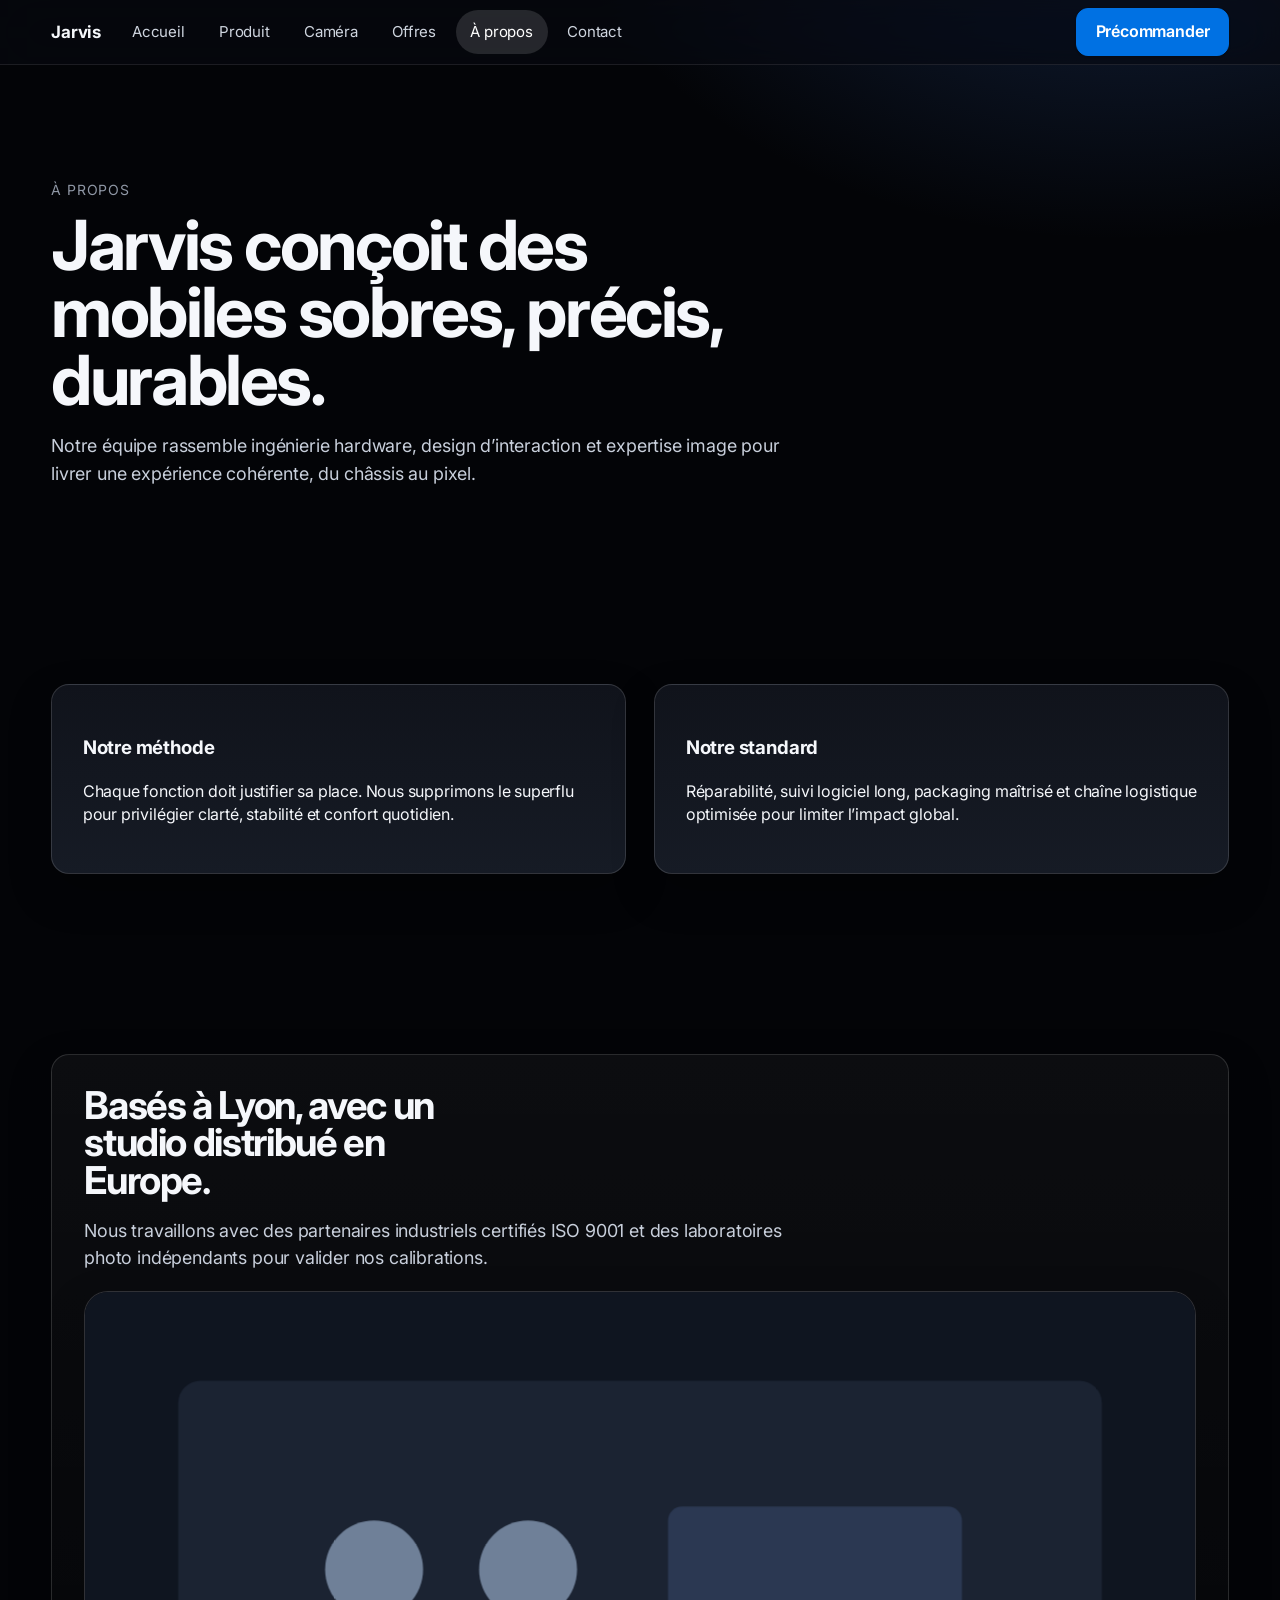
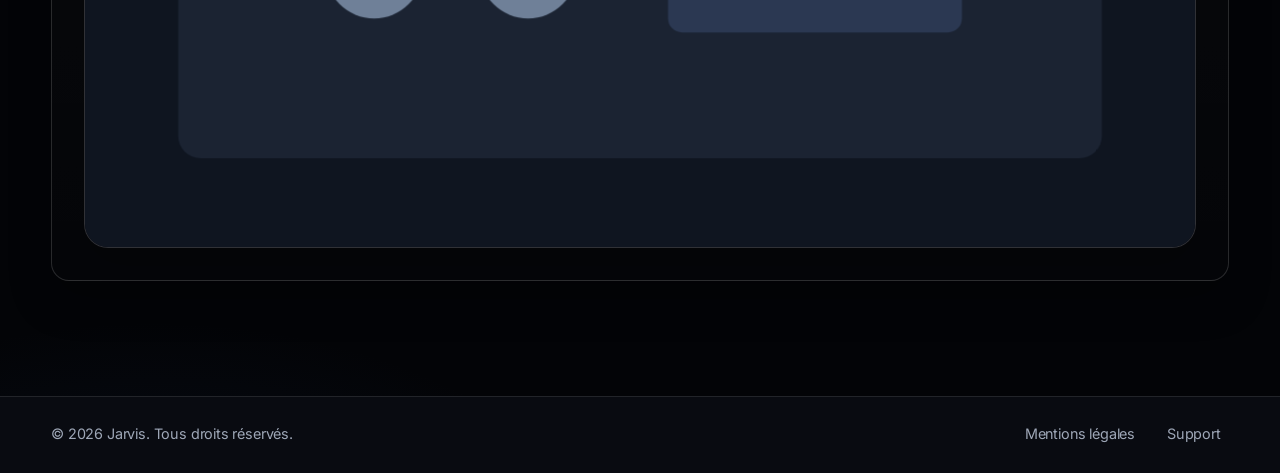
<file: a-propos.html>
<!doctype html>
<html lang="fr">
<head>
  <meta charset="UTF-8" /><meta name="viewport" content="width=device-width, initial-scale=1.0" />
  <title>À propos — Jarvis</title>
  <meta name="description" content="Le studio Jarvis et sa vision d’un mobile premium conçu en France." />
  <link rel="preconnect" href="https://fonts.googleapis.com" /><link rel="preconnect" href="https://fonts.gstatic.com" crossorigin />
  <link href="https://fonts.googleapis.com/css2?family=Inter:wght@400;500;600;700;800&display=swap" rel="stylesheet" />
  <link rel="stylesheet" href="assets/css/main.css" /><script defer src="assets/js/main.js"></script>
</head>
<body data-page="a-propos">
<a class="skip-link" href="#main-content">Aller au contenu</a>
<div class="progress-bar" aria-hidden="true"></div>
<header class="site-header"><div class="header-inner"><a class="brand" href="index.html" aria-label="Jarvis accueil">Jarvis</a><button class="menu-toggle" type="button" aria-expanded="false" aria-controls="site-nav" aria-label="Ouvrir le menu">Menu</button><nav id="site-nav" class="nav-links" aria-label="Navigation principale"><a href="index.html">Accueil</a><a href="produit.html">Produit</a><a href="camera.html">Caméra</a><a href="offres.html">Offres</a><a href="a-propos.html">À propos</a><a href="contact.html">Contact</a></nav><a class="btn btn-primary header-cta" href="offres.html">Précommander</a></div></header>
<main id="main-content" class="container">
  <section class="section reveal">
    <p class="section-kicker">À propos</p>
    <h1 class="section-title">Jarvis conçoit des mobiles sobres, précis, durables.</h1>
    <p class="section-copy">Notre équipe rassemble ingénierie hardware, design d’interaction et expertise image pour livrer une expérience cohérente, du châssis au pixel.</p>
  </section>
  <section class="section grid-2">
    <article class="card reveal"><h3>Notre méthode</h3><p>Chaque fonction doit justifier sa place. Nous supprimons le superflu pour privilégier clarté, stabilité et confort quotidien.</p></article>
    <article class="card reveal"><h3>Notre standard</h3><p>Réparabilité, suivi logiciel long, packaging maîtrisé et chaîne logistique optimisée pour limiter l’impact global.</p></article>
  </section>
  <section class="section reveal">
    <div class="camera-panel">
      <h2 class="section-title" style="font-size:clamp(1.6rem,3vw,2.5rem)">Basés à Lyon, avec un studio distribué en Europe.</h2>
      <p class="section-copy">Nous travaillons avec des partenaires industriels certifiés ISO 9001 et des laboratoires photo indépendants pour valider nos calibrations.</p>
      <div class="showcase" style="margin-top:1.2rem"><img src="assets/img/about-studio-team-lab.svg" alt="Studio Jarvis et laboratoire de calibration image" loading="lazy"></div>
    </div>
  </section>
  <div class="mobile-sticky-cta"><a class="btn btn-primary" href="offres.html">Précommander dès 999 €</a></div>
</main>
<footer class="site-footer"><div class="footer-inner"><span>© 2026 Jarvis. Tous droits réservés.</span><div class="footer-links"><a href="mentions-legales.html">Mentions légales</a><a href="contact.html">Support</a></div></div></footer>
</body></html>
</file>
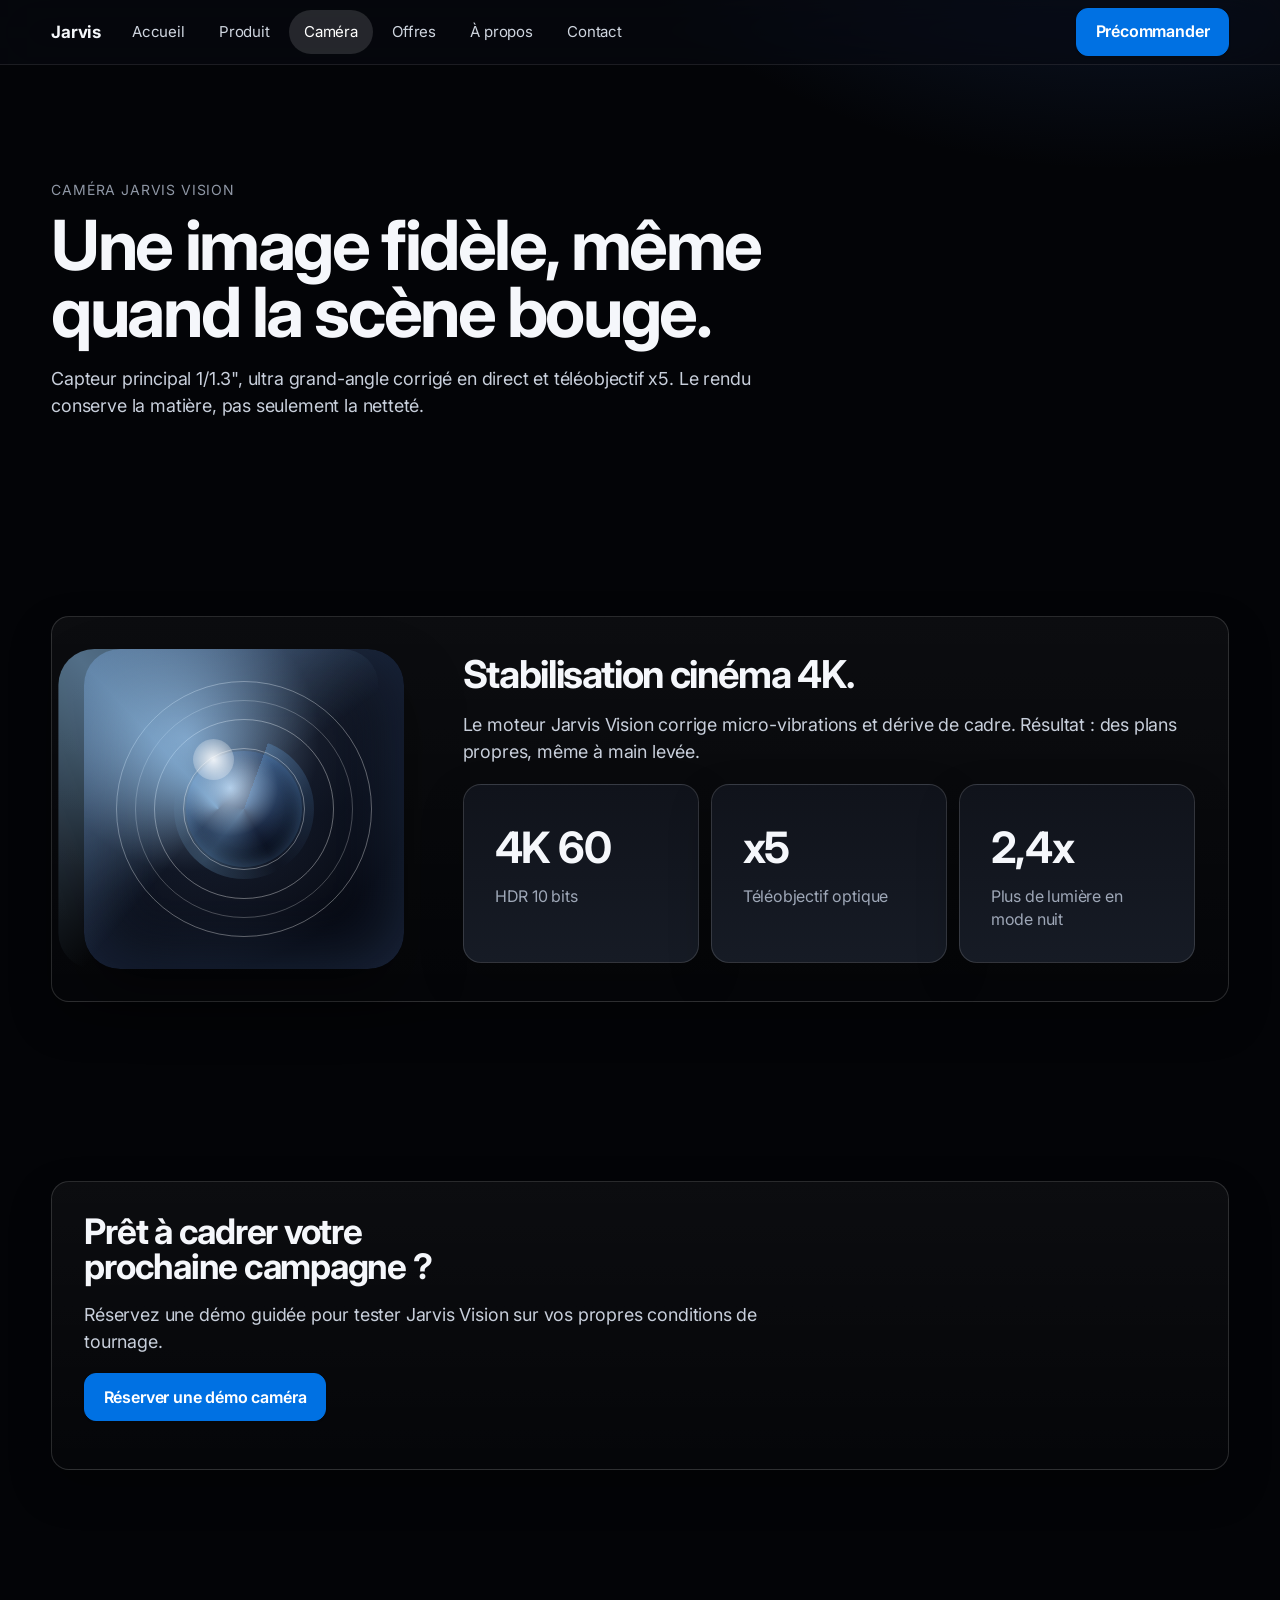
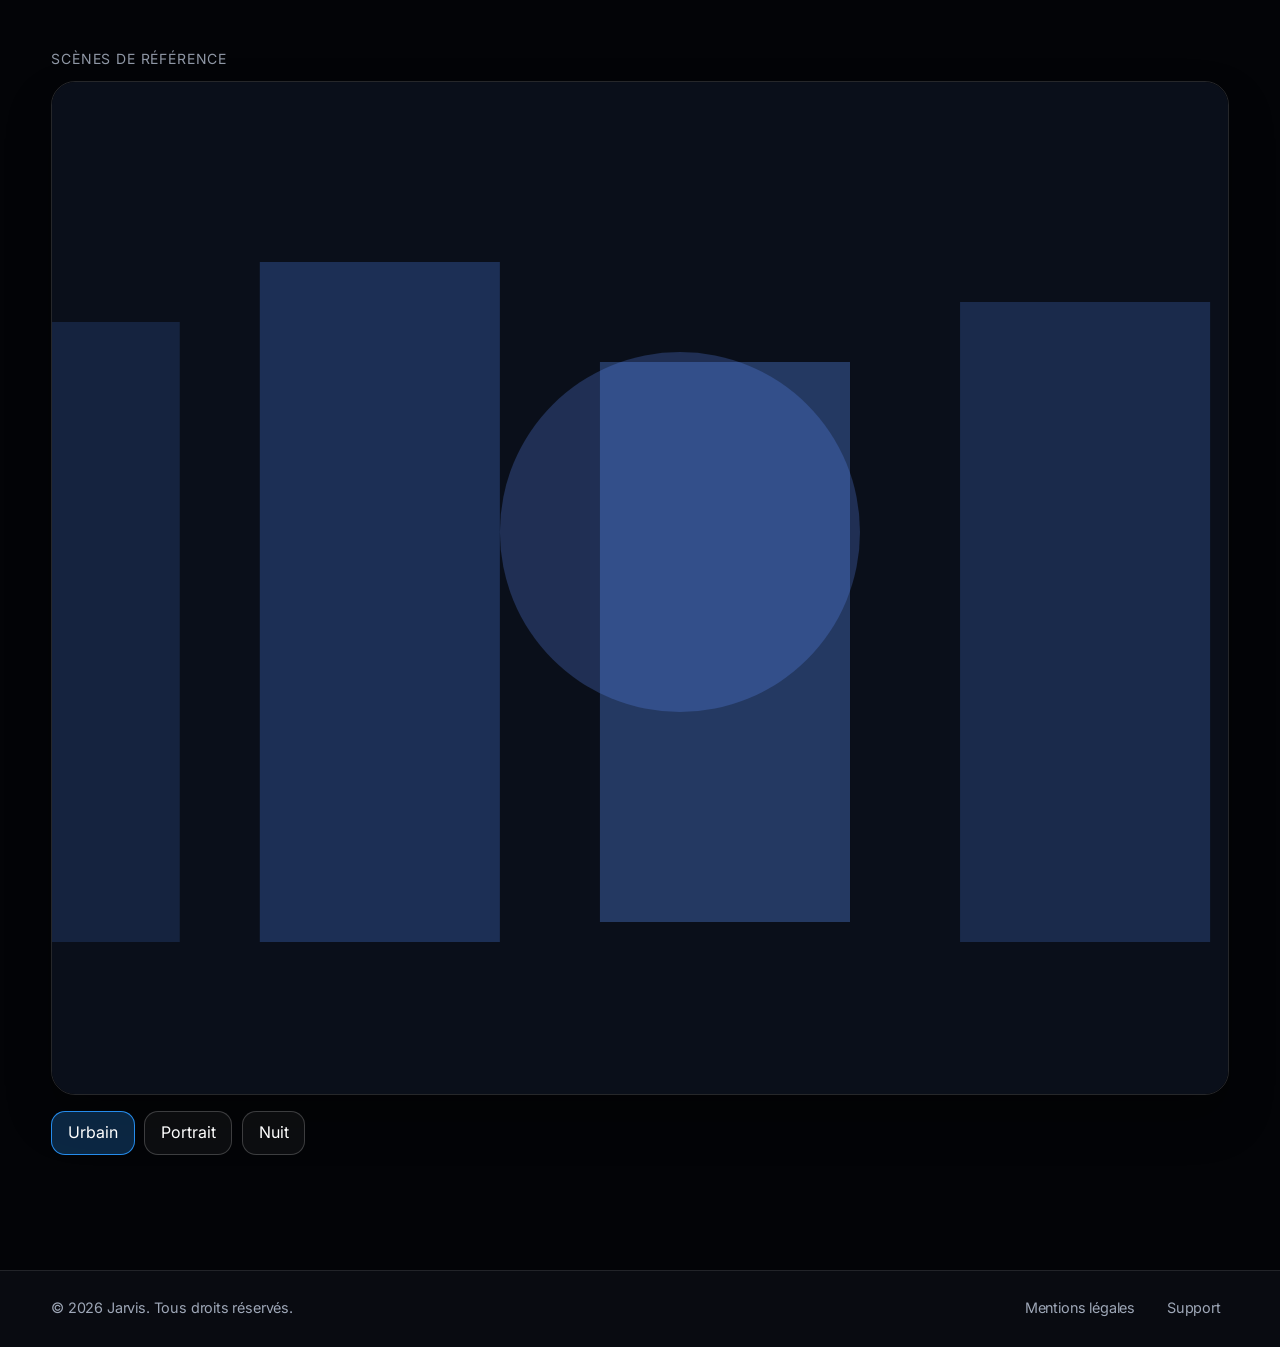
<file: camera.html>
<!doctype html>
<html lang="fr">
<head>
  <meta charset="UTF-8" /><meta name="viewport" content="width=device-width, initial-scale=1.0" />
  <title>Caméra — Jarvis Vision</title>
  <meta name="description" content="Jarvis Vision : triple module, vidéo 4K stabilisée et rendu naturel en basse lumière." />
  <link rel="preconnect" href="https://fonts.googleapis.com" /><link rel="preconnect" href="https://fonts.gstatic.com" crossorigin />
  <link href="https://fonts.googleapis.com/css2?family=Inter:wght@400;500;600;700;800&display=swap" rel="stylesheet" />
  <link rel="stylesheet" href="assets/css/main.css" /><script defer src="assets/js/main.js"></script><script defer src="assets/js/page-camera.js"></script>
</head>
<body data-page="camera">
<a class="skip-link" href="#main-content">Aller au contenu</a>
<div class="progress-bar" aria-hidden="true"></div>
<header class="site-header"><div class="header-inner"><a class="brand" href="index.html" aria-label="Jarvis accueil">Jarvis</a><button class="menu-toggle" type="button" aria-expanded="false" aria-controls="site-nav" aria-label="Ouvrir le menu">Menu</button><nav id="site-nav" class="nav-links" aria-label="Navigation principale"><a href="index.html">Accueil</a><a href="produit.html">Produit</a><a href="camera.html">Caméra</a><a href="offres.html">Offres</a><a href="a-propos.html">À propos</a><a href="contact.html">Contact</a></nav><a class="btn btn-primary header-cta" href="offres.html">Précommander</a></div></header>
<main id="main-content" class="container">
  <section class="section reveal">
    <p class="section-kicker">Caméra Jarvis Vision</p>
    <h1 class="section-title">Une image fidèle, même quand la scène bouge.</h1>
    <p class="section-copy">Capteur principal 1/1.3", ultra grand-angle corrigé en direct et téléobjectif x5. Le rendu conserve la matière, pas seulement la netteté.</p>
  </section>

  <section class="section reveal">
    <div class="camera-panel">
      <div class="camera-rig">
        <div class="lens-stack" aria-hidden="true" data-lens-3d>
          <span class="lens-ring lens-ring-outer"></span>
          <span class="lens-ring lens-ring-mid"></span>
          <span class="lens-core"></span>
          <span class="lens-coating"></span>
          <span class="lens-highlight"></span>
          <span class="lens-highlight lens-highlight-secondary"></span>
          <span class="lens-specular"></span>
        </div>
        <div>
          <h2 class="section-title" style="font-size:clamp(1.6rem,3vw,2.4rem)">Stabilisation cinéma 4K.</h2>
          <p class="section-copy">Le moteur Jarvis Vision corrige micro-vibrations et dérive de cadre. Résultat : des plans propres, même à main levée.</p>
          <div class="metrics" style="margin-top:1rem">
            <article class="card metric"><strong>4K 60</strong><span>HDR 10 bits</span></article>
            <article class="card metric"><strong>x5</strong><span>Téléobjectif optique</span></article>
            <article class="card metric"><strong>2,4x</strong><span>Plus de lumière en mode nuit</span></article>
          </div>
        </div>
      </div>
    </div>
  </section>

  <section class="section reveal">
    <div class="camera-panel">
      <h2 class="section-title" style="font-size:clamp(1.5rem,2.8vw,2.2rem)">Prêt à cadrer votre prochaine campagne ?</h2>
      <p class="section-copy">Réservez une démo guidée pour tester Jarvis Vision sur vos propres conditions de tournage.</p>
      <p style="margin-top:1rem"><a class="btn btn-primary" href="contact.html">Réserver une démo caméra</a></p>
    </div>
  </section>

  <section class="section reveal">
    <p class="section-kicker">Scènes de référence</p>
    <div class="gallery">
      <img id="gallery-image" src="assets/img/camera-urban-night.svg" alt="Scène urbaine premium capturée avec Jarvis Vision" width="1800" height="1012" loading="lazy" />
    </div>
    <div class="gallery-controls" role="group" aria-label="Choix de scène">
      <button type="button" data-scene="0" aria-pressed="true">Urbain</button>
      <button type="button" data-scene="1" aria-pressed="false">Portrait</button>
      <button type="button" data-scene="2" aria-pressed="false">Nuit</button>
    </div>
  </section>
  <div class="mobile-sticky-cta"><a class="btn btn-primary" href="offres.html">Précommander dès 999 €</a></div>
</main>
<footer class="site-footer"><div class="footer-inner"><span>© 2026 Jarvis. Tous droits réservés.</span><div class="footer-links"><a href="mentions-legales.html">Mentions légales</a><a href="contact.html">Support</a></div></div></footer>
</body></html>
</file>
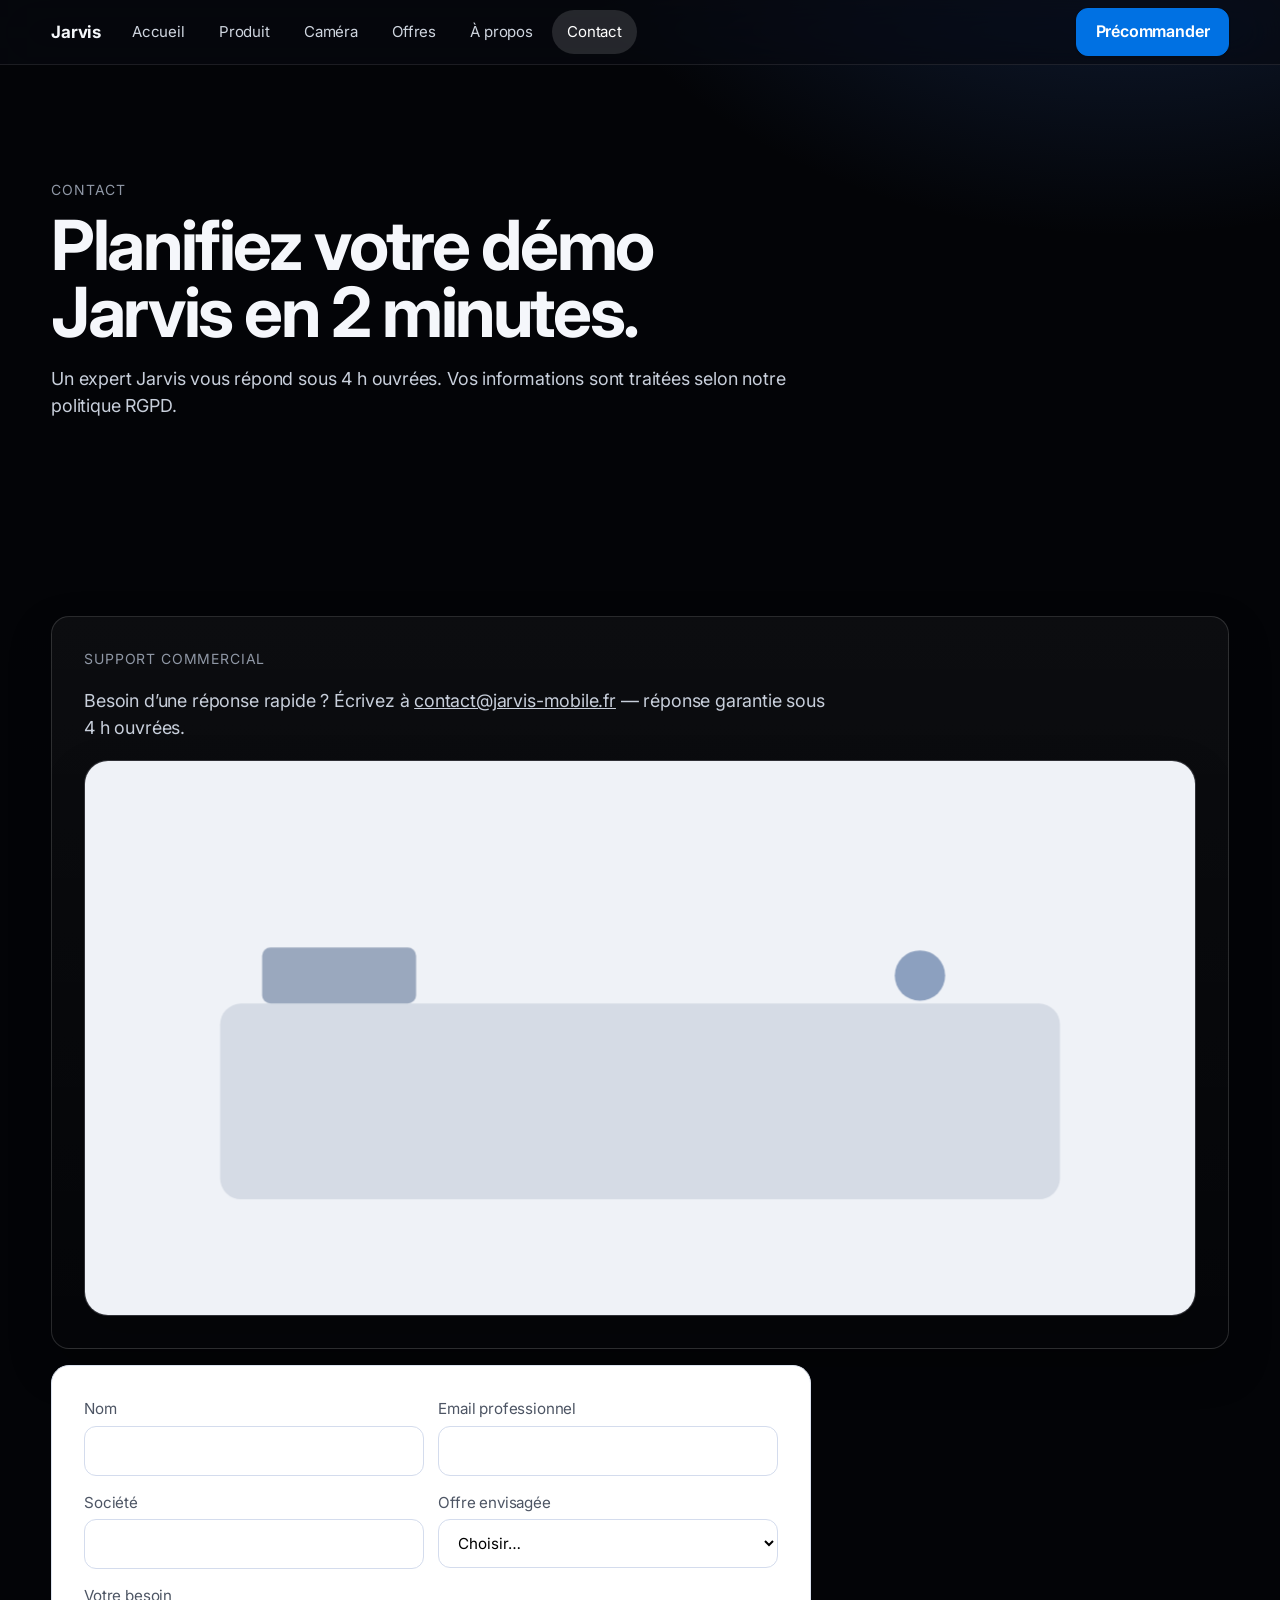
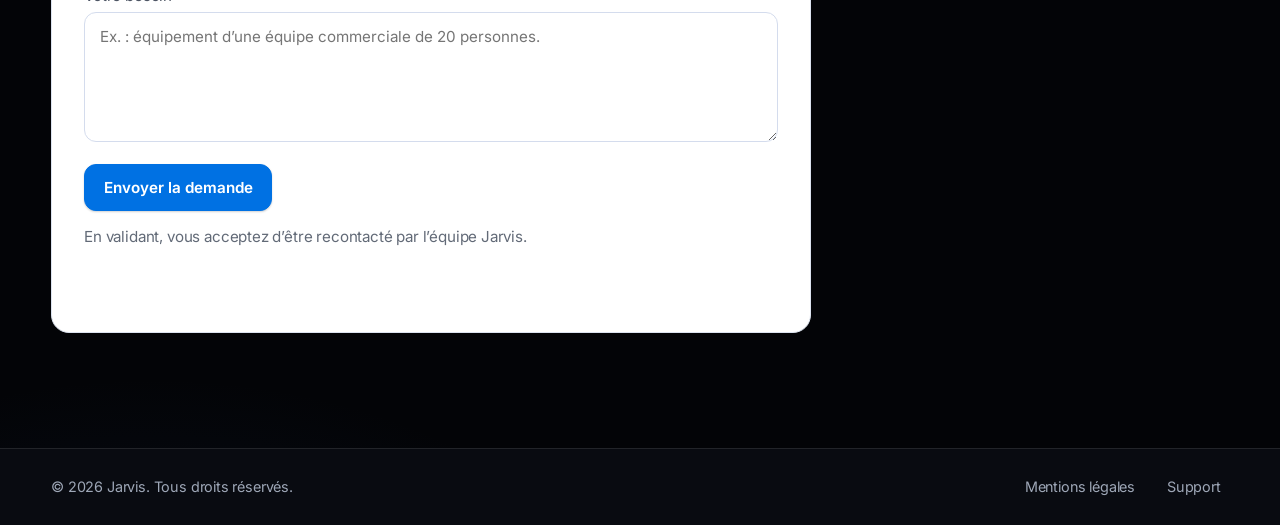
<file: contact.html>
<!doctype html>
<html lang="fr">
<head>
  <meta charset="UTF-8" /><meta name="viewport" content="width=device-width, initial-scale=1.0" />
  <title>Contact — Jarvis</title>
  <meta name="description" content="Contactez Jarvis pour une démonstration produit, un devis équipe ou une question support." />
  <link rel="preconnect" href="https://fonts.googleapis.com" /><link rel="preconnect" href="https://fonts.gstatic.com" crossorigin />
  <link href="https://fonts.googleapis.com/css2?family=Inter:wght@400;500;600;700;800&display=swap" rel="stylesheet" />
  <link rel="stylesheet" href="assets/css/main.css" /><script defer src="assets/js/main.js"></script><script defer src="assets/js/page-contact.js"></script>
</head>
<body data-page="contact">
<a class="skip-link" href="#main-content">Aller au contenu</a>
<div class="progress-bar" aria-hidden="true"></div>
<header class="site-header"><div class="header-inner"><a class="brand" href="index.html" aria-label="Jarvis accueil">Jarvis</a><button class="menu-toggle" type="button" aria-expanded="false" aria-controls="site-nav" aria-label="Ouvrir le menu">Menu</button><nav id="site-nav" class="nav-links" aria-label="Navigation principale"><a href="index.html">Accueil</a><a href="produit.html">Produit</a><a href="camera.html">Caméra</a><a href="offres.html">Offres</a><a href="a-propos.html">À propos</a><a href="contact.html">Contact</a></nav><a class="btn btn-primary header-cta" href="offres.html">Précommander</a></div></header>
<main id="main-content" class="container">
  <section class="section reveal">
    <p class="section-kicker">Contact</p>
    <h1 class="section-title">Planifiez votre démo Jarvis en 2 minutes.</h1>
    <p class="section-copy">Un expert Jarvis vous répond sous 4 h ouvrées. Vos informations sont traitées selon notre politique RGPD.</p>
  </section>

  <section class="section reveal">
    <div class="camera-panel" style="margin-bottom:1rem">
      <p class="section-kicker">Support commercial</p>
      <p class="section-copy">Besoin d’une réponse rapide ? Écrivez à <a href="mailto:contact@jarvis-mobile.fr">contact@jarvis-mobile.fr</a> — réponse garantie sous 4 h ouvrées.</p>
      <div class="showcase" style="margin-top:1rem"><img src="assets/img/contact-concierge-desk.svg" alt="Espace d’accueil premium Jarvis" loading="lazy"></div>
    </div>
    <form class="form" id="demo-form" novalidate>
      <div class="form-row">
        <div><label for="nom">Nom</label><input id="nom" name="nom" autocomplete="name" required /><small id="nom-error" class="form-note"></small></div>
        <div><label for="email">Email professionnel</label><input id="email" name="email" type="email" autocomplete="email" required /><small id="email-error" class="form-note"></small></div>
      </div>
      <div class="form-row" style="margin-top:1rem">
        <div><label for="societe">Société</label><input id="societe" name="societe" autocomplete="organization" required /><small id="societe-error" class="form-note"></small></div>
        <div><label for="offre">Offre envisagée</label><select id="offre" name="offre" required><option value="">Choisir…</option><option>Jarvis One</option><option>Jarvis One Pro</option><option>Jarvis One Signature</option></select><small id="offre-error" class="form-note"></small></div>
      </div>
      <div style="margin-top:1rem"><label for="message">Votre besoin</label><textarea id="message" name="message" required placeholder="Ex. : équipement d’une équipe commerciale de 20 personnes."></textarea><small id="message-error" class="form-note"></small></div>
      <div style="margin-top:1rem"><button class="btn btn-primary" type="submit">Envoyer la demande</button></div>
      <p class="form-note">En validant, vous acceptez d’être recontacté par l’équipe Jarvis.</p>
      <p id="form-status" class="form-status" aria-live="polite"></p>
    </form>
  </section>
  <div class="mobile-sticky-cta"><a class="btn btn-primary" href="offres.html">Précommander dès 999 €</a></div>
</main>
<footer class="site-footer"><div class="footer-inner"><span>© 2026 Jarvis. Tous droits réservés.</span><div class="footer-links"><a href="mentions-legales.html">Mentions légales</a><a href="contact.html">Support</a></div></div></footer>
</body></html>
</file>
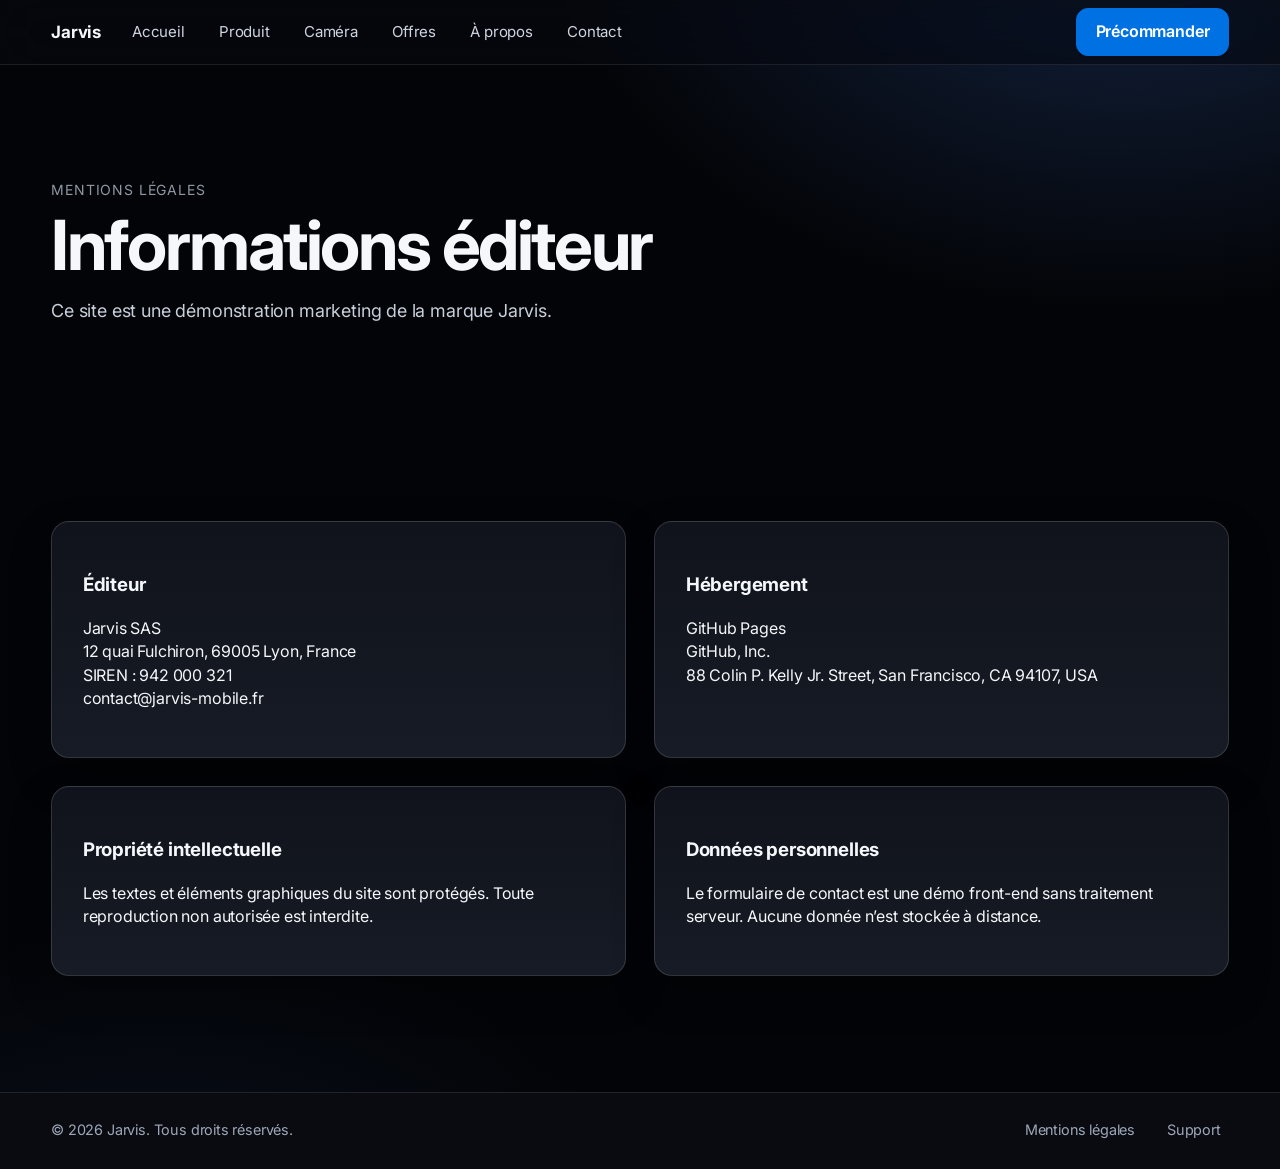
<file: mentions-legales.html>
<!doctype html>
<html lang="fr">
<head>
  <meta charset="UTF-8" /><meta name="viewport" content="width=device-width, initial-scale=1.0" />
  <title>Mentions légales — Jarvis</title>
  <meta name="description" content="Mentions légales du site Jarvis : éditeur, hébergement, propriété intellectuelle et données." />
  <link rel="preconnect" href="https://fonts.googleapis.com" /><link rel="preconnect" href="https://fonts.gstatic.com" crossorigin />
  <link href="https://fonts.googleapis.com/css2?family=Inter:wght@400;500;600;700;800&display=swap" rel="stylesheet" />
  <link rel="stylesheet" href="assets/css/main.css" /><script defer src="assets/js/main.js"></script>
</head>
<body data-page="mentions-legales">
<a class="skip-link" href="#main-content">Aller au contenu</a>
<div class="progress-bar" aria-hidden="true"></div>
<header class="site-header"><div class="header-inner"><a class="brand" href="index.html" aria-label="Jarvis accueil">Jarvis</a><button class="menu-toggle" type="button" aria-expanded="false" aria-controls="site-nav" aria-label="Ouvrir le menu">Menu</button><nav id="site-nav" class="nav-links" aria-label="Navigation principale"><a href="index.html">Accueil</a><a href="produit.html">Produit</a><a href="camera.html">Caméra</a><a href="offres.html">Offres</a><a href="a-propos.html">À propos</a><a href="contact.html">Contact</a></nav><a class="btn btn-primary header-cta" href="offres.html">Précommander</a></div></header>
<main id="main-content" class="container">
  <section class="section reveal">
    <p class="section-kicker">Mentions légales</p>
    <h1 class="section-title">Informations éditeur</h1>
    <p class="section-copy">Ce site est une démonstration marketing de la marque Jarvis.</p>
  </section>
  <section class="section grid-2">
    <article class="card reveal"><h3>Éditeur</h3><p>Jarvis SAS<br>12 quai Fulchiron, 69005 Lyon, France<br>SIREN : 942 000 321<br>contact@jarvis-mobile.fr</p></article>
    <article class="card reveal"><h3>Hébergement</h3><p>GitHub Pages<br>GitHub, Inc.<br>88 Colin P. Kelly Jr. Street, San Francisco, CA 94107, USA</p></article>
    <article class="card reveal"><h3>Propriété intellectuelle</h3><p>Les textes et éléments graphiques du site sont protégés. Toute reproduction non autorisée est interdite.</p></article>
    <article class="card reveal"><h3>Données personnelles</h3><p>Le formulaire de contact est une démo front-end sans traitement serveur. Aucune donnée n’est stockée à distance.</p></article>
  </section>
  <div class="mobile-sticky-cta"><a class="btn btn-primary" href="offres.html">Précommander dès 999 €</a></div>
</main>
<footer class="site-footer"><div class="footer-inner"><span>© 2026 Jarvis. Tous droits réservés.</span><div class="footer-links"><a href="mentions-legales.html">Mentions légales</a><a href="contact.html">Support</a></div></div></footer>
</body></html>
</file>
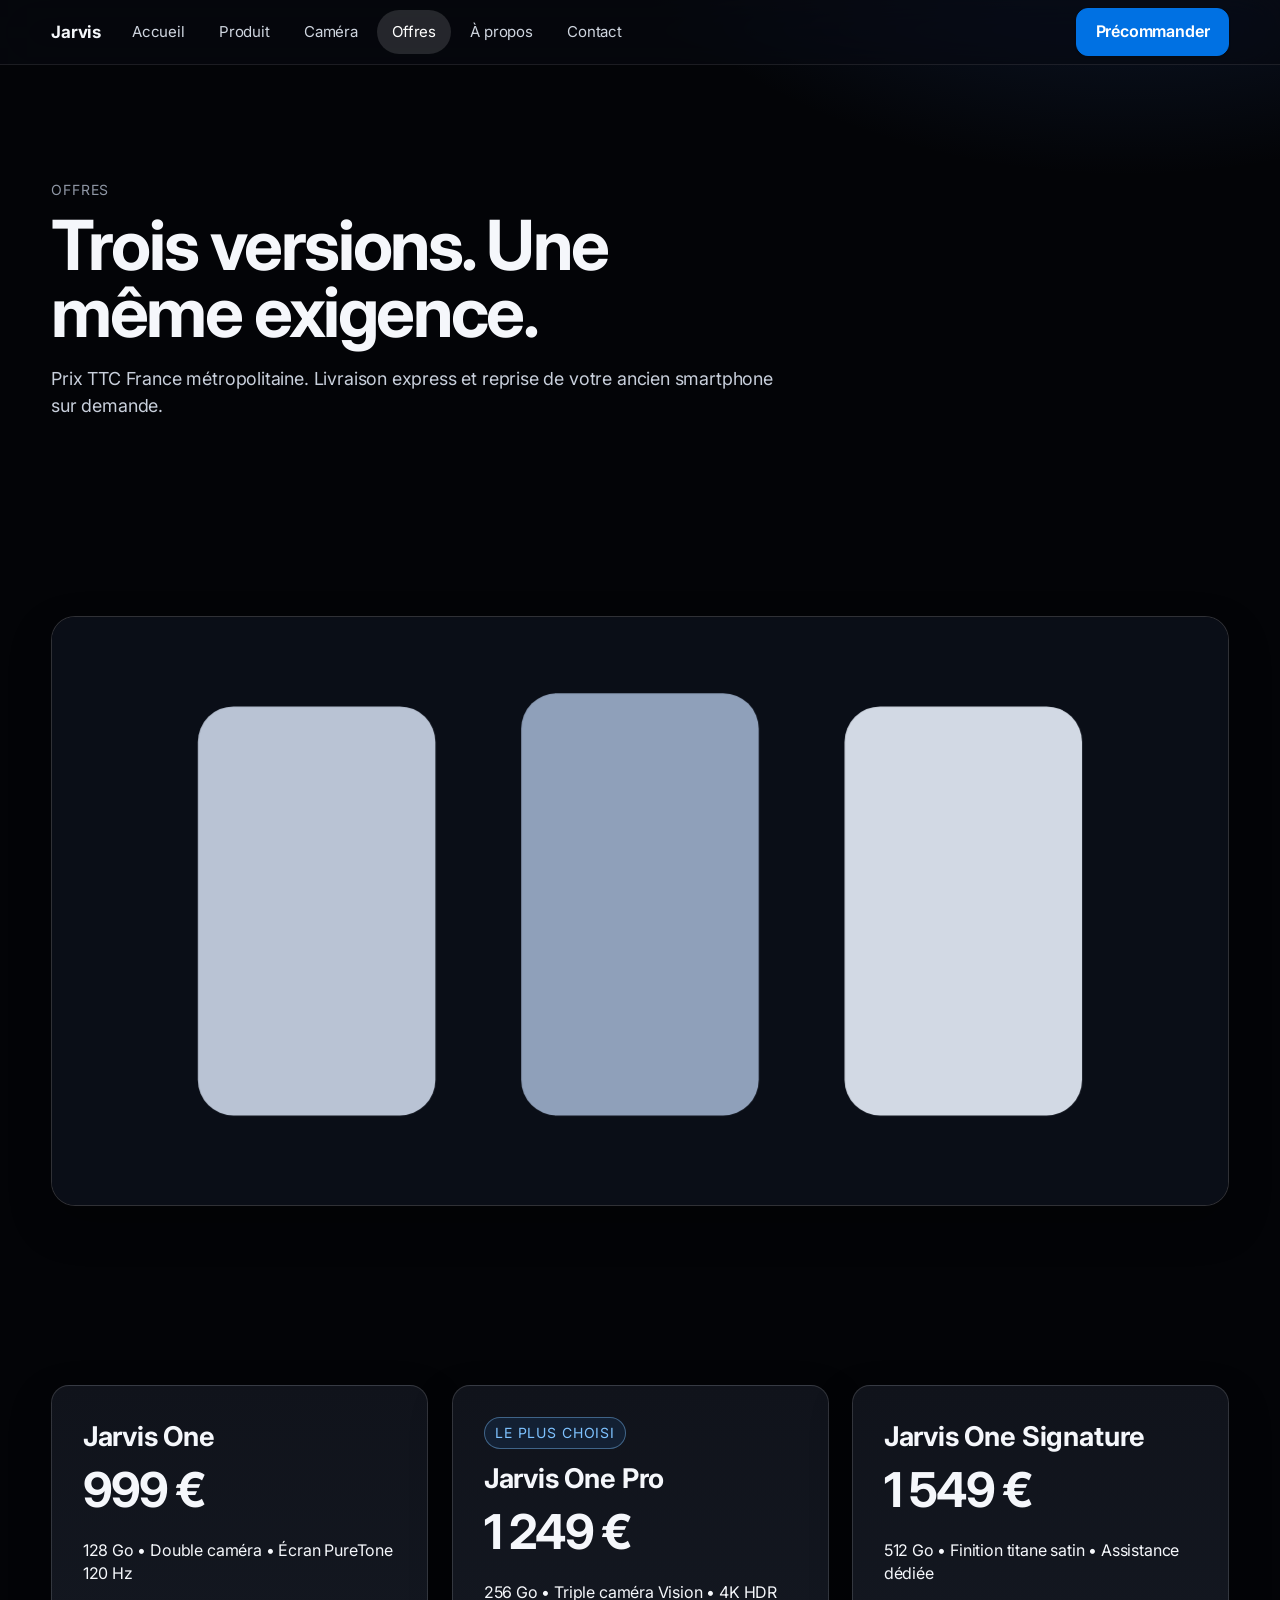
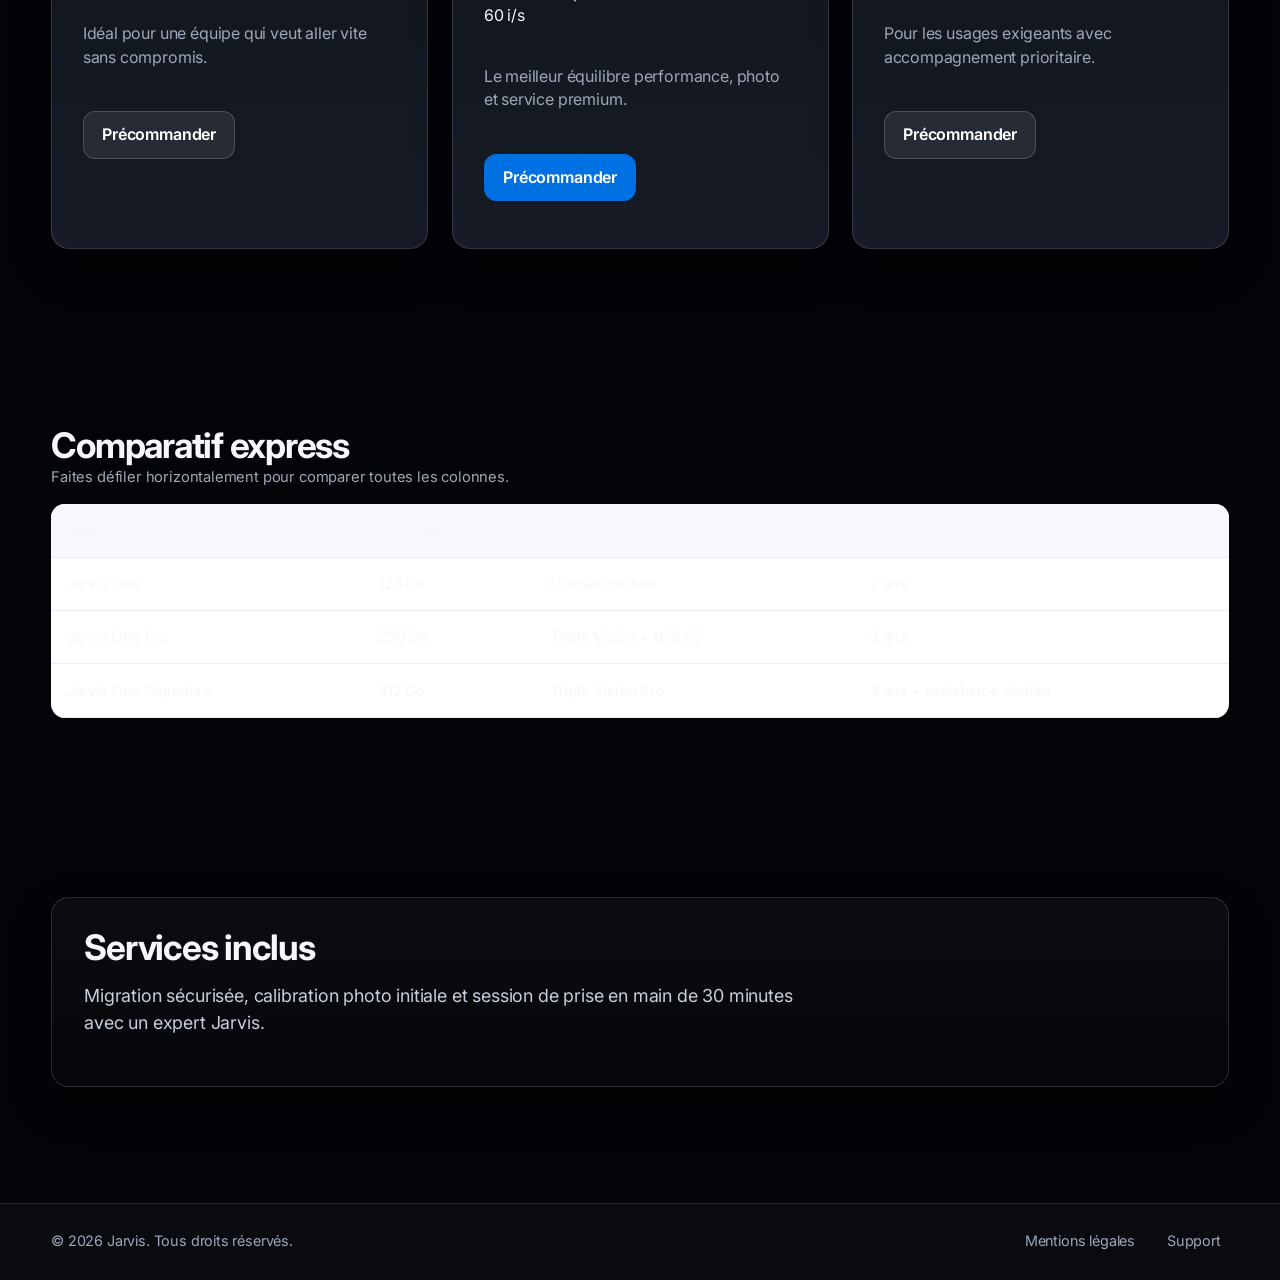
<file: offres.html>
<!doctype html>
<html lang="fr">
<head>
  <meta charset="UTF-8" /><meta name="viewport" content="width=device-width, initial-scale=1.0" />
  <title>Offres — Jarvis</title>
  <meta name="description" content="Comparez les configurations Jarvis One, One Pro et One Signature." />
  <link rel="preconnect" href="https://fonts.googleapis.com" /><link rel="preconnect" href="https://fonts.gstatic.com" crossorigin />
  <link href="https://fonts.googleapis.com/css2?family=Inter:wght@400;500;600;700;800&display=swap" rel="stylesheet" />
  <link rel="stylesheet" href="assets/css/main.css" /><script defer src="assets/js/main.js"></script>
</head>
<body data-page="offres">
<a class="skip-link" href="#main-content">Aller au contenu</a>
<div class="progress-bar" aria-hidden="true"></div>
<header class="site-header"><div class="header-inner"><a class="brand" href="index.html" aria-label="Jarvis accueil">Jarvis</a><button class="menu-toggle" type="button" aria-expanded="false" aria-controls="site-nav" aria-label="Ouvrir le menu">Menu</button><nav id="site-nav" class="nav-links" aria-label="Navigation principale"><a href="index.html">Accueil</a><a href="produit.html">Produit</a><a href="camera.html">Caméra</a><a href="offres.html">Offres</a><a href="a-propos.html">À propos</a><a href="contact.html">Contact</a></nav><a class="btn btn-primary header-cta" href="offres.html">Précommander</a></div></header>
<main id="main-content" class="container">
  <section class="section reveal">
    <p class="section-kicker">Offres</p>
    <h1 class="section-title">Trois versions. Une même exigence.</h1>
    <p class="section-copy">Prix TTC France métropolitaine. Livraison express et reprise de votre ancien smartphone sur demande.</p>
  </section>
  <section class="section reveal">
    <div class="showcase"><img src="assets/img/offers-lineup-three-finishes.svg" alt="Jarvis One, Pro et Signature dans trois finitions premium" loading="lazy"></div>
  </section>
  <section class="section pricing-grid">
    <article class="card price-card reveal"><h3>Jarvis One</h3><p class="price">999 €</p><p>128 Go • Double caméra • Écran PureTone 120 Hz</p><p style="margin-top:.7rem;color:var(--muted)">Idéal pour une équipe qui veut aller vite sans compromis.</p><p style="margin-top:1rem"><a class="btn btn-secondary" href="contact.html">Précommander</a></p></article>
    <article class="card price-card reveal"><span class="badge">Le plus choisi</span><h3>Jarvis One Pro</h3><p class="price">1 249 €</p><p>256 Go • Triple caméra Vision • 4K HDR 60 i/s</p><p style="margin-top:.7rem;color:var(--muted)">Le meilleur équilibre performance, photo et service premium.</p><p style="margin-top:1rem"><a class="btn btn-primary" href="contact.html">Précommander</a></p></article>
    <article class="card price-card reveal"><h3>Jarvis One Signature</h3><p class="price">1 549 €</p><p>512 Go • Finition titane satin • Assistance dédiée</p><p style="margin-top:.7rem;color:var(--muted)">Pour les usages exigeants avec accompagnement prioritaire.</p><p style="margin-top:1rem"><a class="btn btn-secondary" href="contact.html">Précommander</a></p></article>
  </section>
  <section class="section reveal">
    <h2 class="section-title" style="font-size:clamp(1.5rem,2.8vw,2.2rem)">Comparatif express</h2>
    <p class="compare-hint">Faites défiler horizontalement pour comparer toutes les colonnes.</p>
    <div class="compare-wrap">
      <table class="compare-table" aria-label="Comparaison des offres Jarvis">
        <thead><tr><th>Modèle</th><th>Stockage</th><th>Caméra</th><th>Garantie</th></tr></thead>
        <tbody>
          <tr><td>Jarvis One</td><td>128 Go</td><td>Double module</td><td>2 ans</td></tr>
          <tr><td>Jarvis One Pro</td><td>256 Go</td><td>Triple Vision + télé x5</td><td>3 ans</td></tr>
          <tr><td>Jarvis One Signature</td><td>512 Go</td><td>Triple Vision Pro</td><td>3 ans + assistance dédiée</td></tr>
        </tbody>
      </table>
    </div>
  </section>

  <section class="section reveal">
    <div class="camera-panel">
      <h2 class="section-title" style="font-size:clamp(1.5rem,2.8vw,2.2rem)">Services inclus</h2>
      <p class="section-copy">Migration sécurisée, calibration photo initiale et session de prise en main de 30 minutes avec un expert Jarvis.</p>
    </div>
  </section>
  <div class="mobile-sticky-cta"><a class="btn btn-primary" href="offres.html">Précommander dès 999 €</a></div>
</main>
<footer class="site-footer"><div class="footer-inner"><span>© 2026 Jarvis. Tous droits réservés.</span><div class="footer-links"><a href="mentions-legales.html">Mentions légales</a><a href="contact.html">Support</a></div></div></footer>
</body></html>
</file>
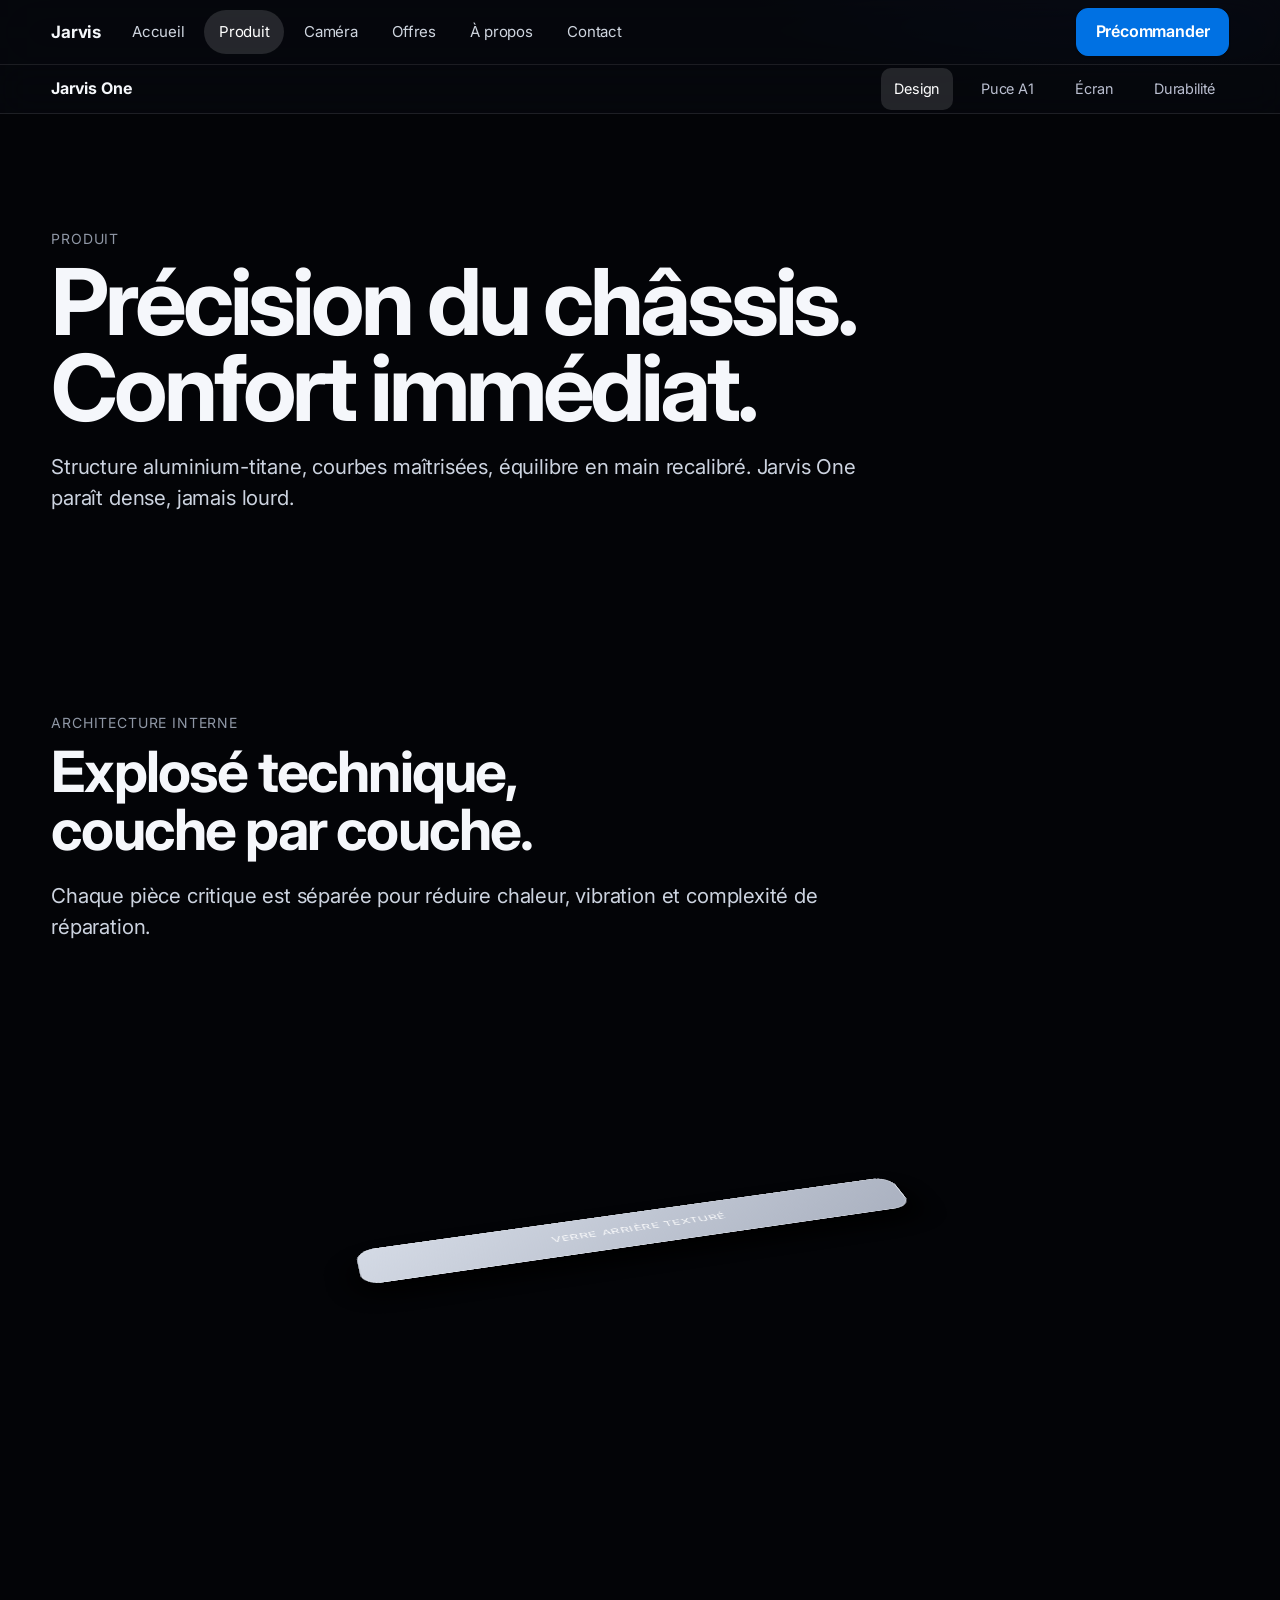
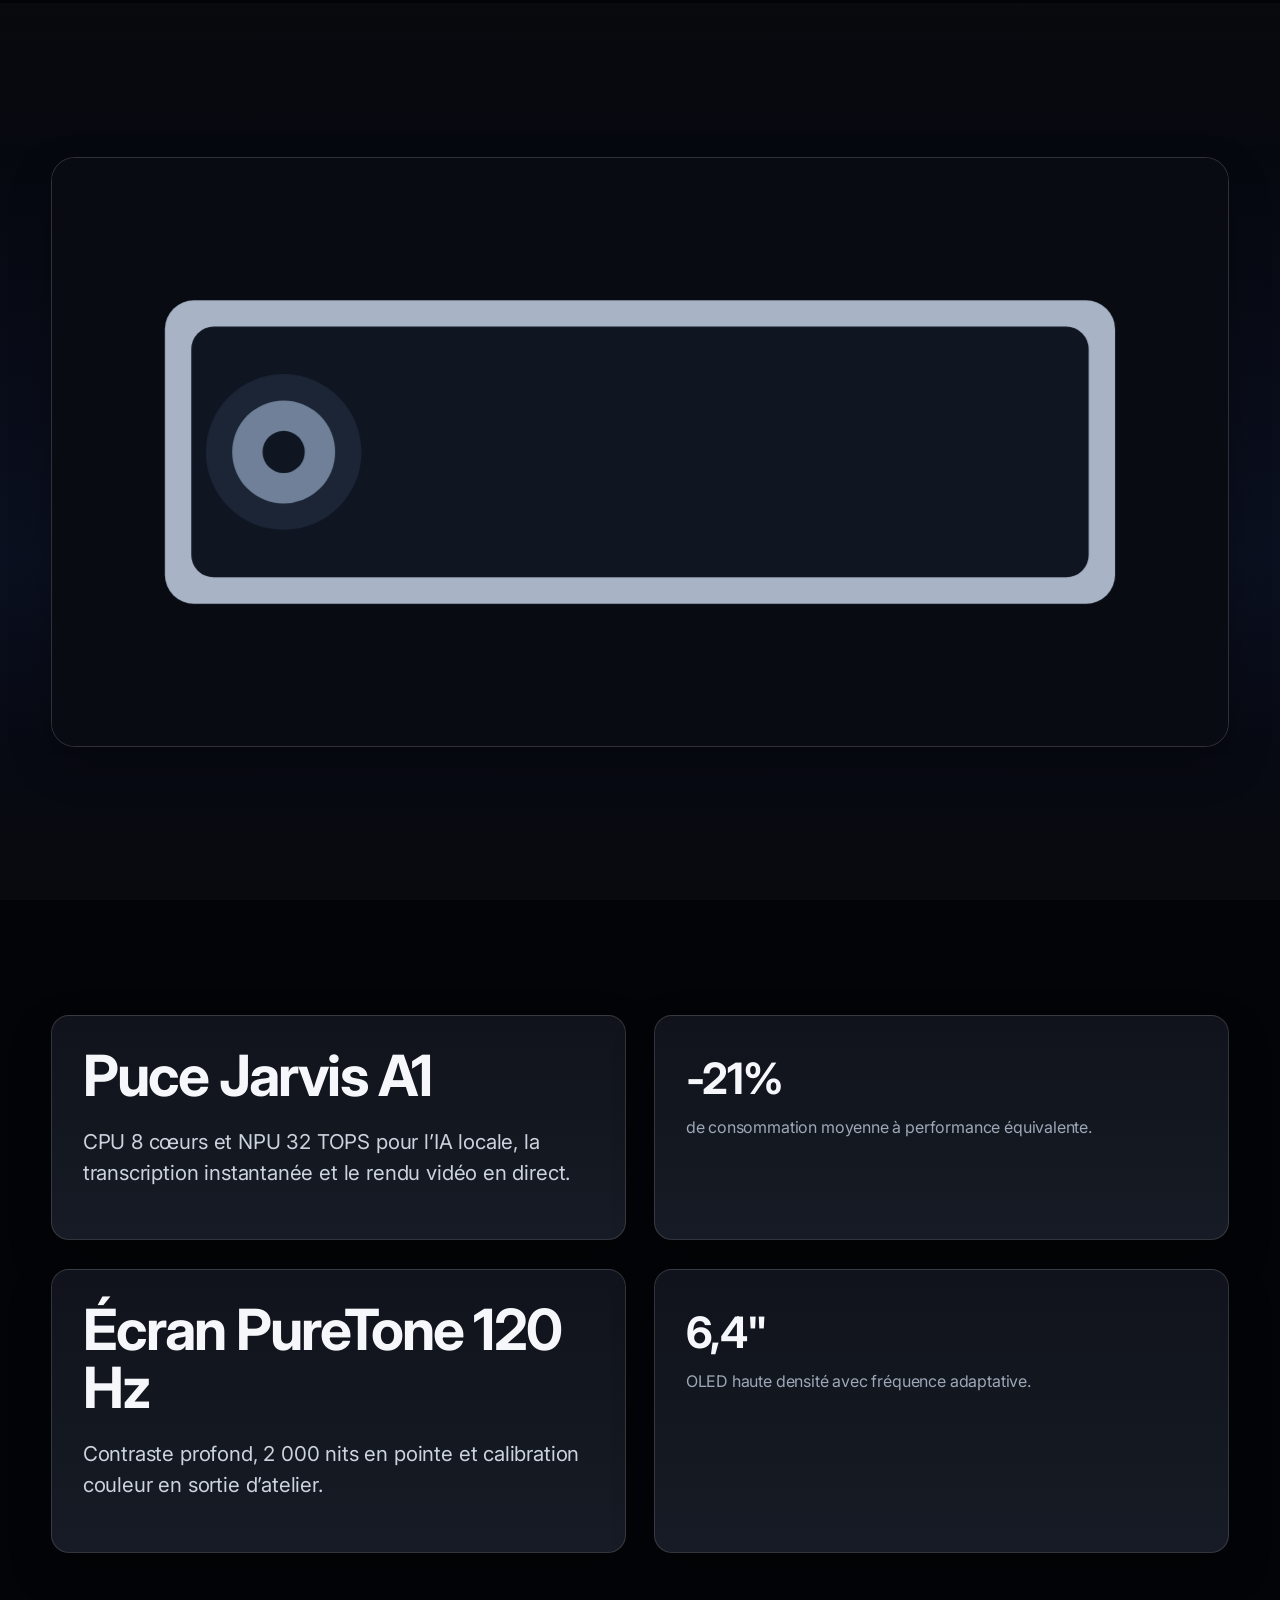
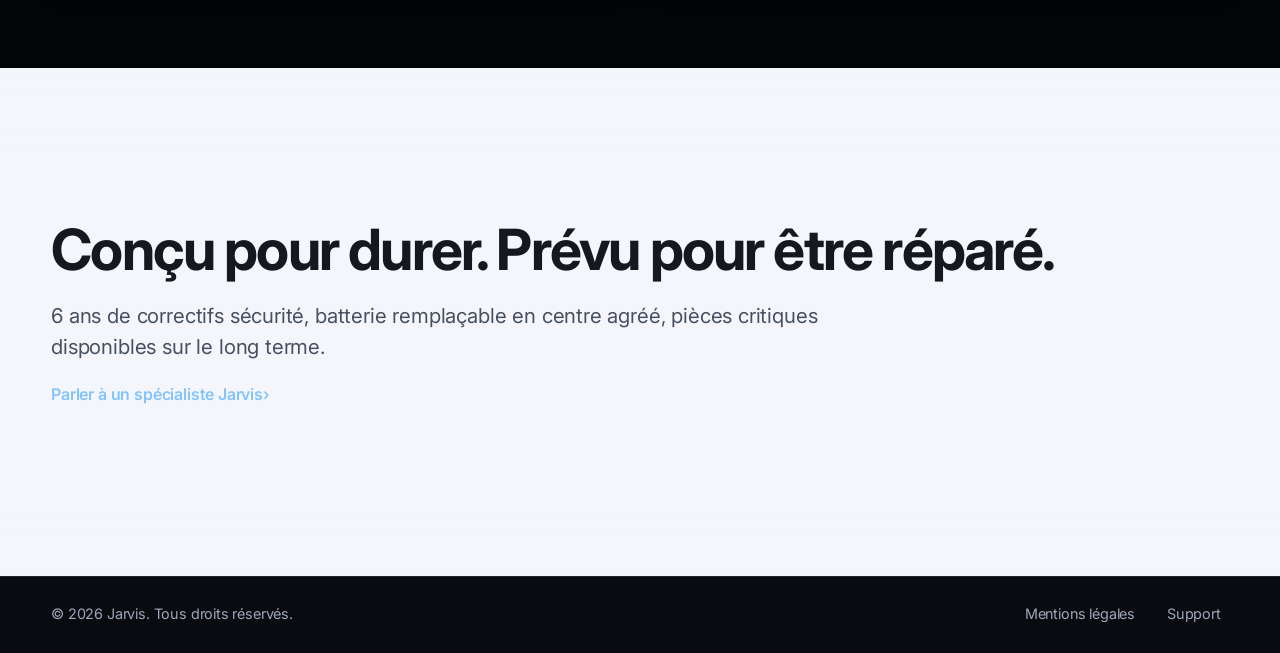
<file: produit.html>
<!doctype html>
<html lang="fr">
<head>
  <meta charset="UTF-8" /><meta name="viewport" content="width=device-width, initial-scale=1.0" />
  <title>Produit — Jarvis One</title>
  <meta name="description" content="Design, écran, performances et durabilité de Jarvis One." />
  <link rel="preconnect" href="https://fonts.googleapis.com" /><link rel="preconnect" href="https://fonts.gstatic.com" crossorigin />
  <link href="https://fonts.googleapis.com/css2?family=Inter:wght@400;500;600;700;800&display=swap" rel="stylesheet" />
  <link rel="stylesheet" href="assets/css/main.css" /><script defer src="assets/js/main.js"></script>
</head>
<body data-page="produit">
<a class="skip-link" href="#main-content">Aller au contenu</a>
<div class="progress-bar" aria-hidden="true"></div>
<header class="site-header"><div class="header-inner"><a class="brand" href="index.html" aria-label="Jarvis accueil">Jarvis</a><button class="menu-toggle" type="button" aria-expanded="false" aria-controls="site-nav" aria-label="Ouvrir le menu">Menu</button><nav id="site-nav" class="nav-links" aria-label="Navigation principale"><a href="index.html">Accueil</a><a href="produit.html">Produit</a><a href="camera.html">Caméra</a><a href="offres.html">Offres</a><a href="a-propos.html">À propos</a><a href="contact.html">Contact</a></nav><a class="btn btn-primary header-cta" href="offres.html">Précommander</a></div></header>
<div class="subnav"><div class="inner"><strong>Jarvis One</strong><nav class="subnav-links"><a href="#design">Design</a><a href="#puce">Puce A1</a><a href="#ecran">Écran</a><a href="#durabilite">Durabilité</a></nav></div></div>

<main id="main-content">
  <section id="design" class="section container reveal">
    <p class="kicker">Produit</p>
    <h1>Précision du châssis.<br>Confort immédiat.</h1>
    <p class="lead">Structure aluminium-titane, courbes maîtrisées, équilibre en main recalibré. Jarvis One paraît dense, jamais lourd.</p>
  </section>

  <section class="section container reveal">
    <p class="kicker">Architecture interne</p>
    <h2 style="max-width:16ch">Explosé technique, couche par couche.</h2>
    <p class="lead">Chaque pièce critique est séparée pour réduire chaleur, vibration et complexité de réparation.</p>
    <div class="exploded-view" data-exploded>
      <div class="exploded-phone-frame exploded-layer" data-layer="1"><span>Verre Ceramic Shield</span></div>
      <div class="exploded-oled exploded-layer" data-layer="2"><span>OLED PureTone 120 Hz</span></div>
      <div class="exploded-midplate exploded-layer" data-layer="3"><span>Châssis aluminium-titane</span></div>
      <div class="exploded-battery exploded-layer" data-layer="4"><span>Batterie haute densité</span></div>
      <div class="exploded-board exploded-layer" data-layer="5"><span>Puce Jarvis A1 + NPU</span></div>
      <div class="exploded-cooling exploded-layer" data-layer="6"><span>Chambre vapeur</span></div>
      <div class="exploded-backglass exploded-layer" data-layer="7"><span>Verre arrière texturé</span></div>
    </div>
  </section>

  <section class="full-bleed panel-dark">
    <div class="container reveal">
      <div class="showcase"><img src="assets/img/product-chassis-macro.svg" alt="Macro du châssis Jarvis One, boutons usinés et module caméra" loading="lazy"></div>
    </div>
  </section>

  <section id="puce" class="section container reveal">
    <div class="story-grid">
      <article class="card"><h2>Puce Jarvis A1</h2><p class="lead">CPU 8 cœurs et NPU 32 TOPS pour l’IA locale, la transcription instantanée et le rendu vidéo en direct.</p></article>
      <article class="card metric"><strong>-21%</strong><span>de consommation moyenne à performance équivalente.</span></article>
      <article id="ecran" class="card"><h2>Écran PureTone 120 Hz</h2><p class="lead">Contraste profond, 2 000 nits en pointe et calibration couleur en sortie d’atelier.</p></article>
      <article class="card metric"><strong>6,4"</strong><span>OLED haute densité avec fréquence adaptative.</span></article>
    </div>
  </section>

  <section id="durabilite" class="full-bleed panel-light">
    <div class="container reveal">
      <h2>Conçu pour durer. Prévu pour être réparé.</h2>
      <p class="lead">6 ans de correctifs sécurité, batterie remplaçable en centre agréé, pièces critiques disponibles sur le long terme.</p>
      <p><a class="btn-link" href="contact.html">Parler à un spécialiste Jarvis</a></p>
    </div>
  </section>
  <div class="mobile-sticky-cta"><a class="btn btn-primary" href="offres.html">Précommander dès 999 €</a></div>
</main>

<footer class="site-footer"><div class="footer-inner"><span>© 2026 Jarvis. Tous droits réservés.</span><div class="footer-links"><a href="mentions-legales.html">Mentions légales</a><a href="contact.html">Support</a></div></div></footer>
</body></html>
</file>
<file: assets/css/main.css>
:root {
  --bg: #030407;
  --bg-soft: #0b0d14;
  --surface: #10131b;
  --surface-2: #161b25;
  --line: rgba(255,255,255,.14);
  --text: #f5f7fb;
  --muted: #9ea7b7;
  --blue: #3ba2ff;
  --blue-strong: #0b79f2;
  --focus: #7dc2ff;

  --font: "Inter", "SF Pro Display", "SF Pro Text", -apple-system, BlinkMacSystemFont, "Segoe UI", sans-serif;
  --container: min(1200px, 92vw);
  --section-space: clamp(4.5rem, 9vw, 9.5rem);
  --radius: 30px;
  --shadow-soft: 0 18px 42px rgba(0,0,0,.28);
  --shadow-strong: 0 35px 90px rgba(0,0,0,.48);

  --motion-ease-smooth: cubic-bezier(.16,.84,.28,.98);
  --motion-ease-soft: cubic-bezier(.22,.61,.36,1);
  --motion-depth-duration: 900ms;
  --motion-reveal-duration: 900ms;
}

* { box-sizing: border-box; }
html { scroll-behavior: smooth; }
body {
  margin: 0;
  font-family: var(--font);
  background:
    radial-gradient(1000px 700px at 88% -8%, rgba(52,95,172,.36), transparent 58%),
    radial-gradient(900px 620px at 12% 110%, rgba(32,66,126,.2), transparent 58%),
    var(--bg);
  color: var(--text);
  line-height: 1.45;
  letter-spacing: -0.011em;
}
img { max-width: 100%; display: block; }
a { color: inherit; }

.skip-link {
  position: absolute; left: 12px; top: -44px; z-index: 200;
  background: #fff; color: #111; padding: .55rem .9rem; border-radius: 10px;
  text-decoration: none; font-weight: 600;
}
.skip-link:focus-visible { top: 12px; }

:focus-visible {
  outline: 2px solid var(--focus);
  outline-offset: 3px;
}

.progress-bar {
  position: fixed; top: 0; left: 0; height: 2px; width: 100%;
  transform-origin: 0 50%; transform: scaleX(0);
  background: linear-gradient(90deg, #8acbff, var(--blue)); z-index: 120;
}

.site-header {
  position: sticky; top: 0; z-index: 100;
  backdrop-filter: saturate(180%) blur(24px);
  background: rgba(8,10,16,.68);
  border-bottom: 1px solid rgba(255,255,255,.09);
}
.site-header.is-compact { background: rgba(8,10,16,.85); }
.header-inner {
  width: var(--container); margin: 0 auto; min-height: 64px;
  display: flex; gap: 1rem; align-items: center; justify-content: space-between;
}
.brand { text-decoration: none; font-weight: 700; font-size: 1.06rem; }
.nav-links { display: flex; gap: .3rem; flex-wrap: wrap; }
.nav-links a {
  text-decoration: none; color: #cfd5df; padding: .48rem .8rem; border-radius: 999px;
  font-size: .92rem; transition: background .2s ease, color .2s ease;
}
.nav-links a:hover, .nav-links a[aria-current="page"] { background: rgba(255,255,255,.13); color: #fff; }

.btn {
  --btn-bg: rgba(255,255,255,.08);
  --btn-border: rgba(255,255,255,.2);
  --btn-color: #fff;
  text-decoration: none; border: 1px solid var(--btn-border); border-radius: 16px;
  min-height: 48px; padding: .75rem 1.25rem; font: inherit; font-weight: 630;
  display: inline-flex; align-items: center; justify-content: center; gap: .45rem;
  color: var(--btn-color); background: var(--btn-bg); cursor: pointer;
  box-shadow: 0 10px 22px rgba(0,0,0,.2), inset 0 1px 0 rgba(255,255,255,.15);
  transition: transform .24s var(--motion-ease-soft), box-shadow .24s ease, background .24s ease, border-color .24s ease;
}
.btn:hover { transform: translateY(-2px); box-shadow: 0 16px 30px rgba(0,0,0,.28), inset 0 1px 0 rgba(255,255,255,.24); }
.btn:active { transform: translateY(-1px) scale(.995); }
.btn:disabled { opacity: .62; cursor: wait; transform: none; }
.btn-primary {
  --btn-bg: linear-gradient(180deg, #5cb7ff, #1686f8 58%, #0f73da);
  --btn-border: rgba(145,208,255,.45);
}
.btn-secondary {
  --btn-bg: linear-gradient(180deg, rgba(255,255,255,.12), rgba(255,255,255,.06));
  --btn-border: rgba(255,255,255,.26);
}
.btn-link { color: #7ec2ff; text-decoration: none; font-weight: 560; }
.btn-link::after { content: " ›"; }

.container { width: var(--container); margin-inline: auto; }
.section { padding: var(--section-space) 0; }
.section + .section { padding-top: clamp(2.9rem, 5vw, 4.4rem); }
.section-compact { padding: clamp(3.3rem, 7vw, 5.4rem) 0; }
.kicker { color: #8f97a5; text-transform: uppercase; letter-spacing: .11em; font-size: .75rem; margin: 0 0 .6rem; }
h1 {
  font-size: clamp(2.35rem, 7.2vw, 5.8rem);
  line-height: .93; margin: 0; letter-spacing: -.045em;
}
h2 {
  font-size: clamp(1.9rem, 4.7vw, 3.55rem);
  line-height: 1.03; margin: 0 0 .8rem; letter-spacing: -.032em;
}
.lead { font-size: clamp(1.06rem, 1.6vw, 1.4rem); color: #ccd3df; max-width: 62ch; }

.hero {
  min-height: min(96vh, 920px); display: grid; align-items: center; position: relative;
}
.hero::before {
  content: ""; position: absolute; inset: 7% 0 auto; margin: 0 auto;
  width: min(90vw, 940px); height: min(75vh, 620px);
  background: radial-gradient(circle at 52% 42%, rgba(70,110,255,.45), rgba(15,21,40,0) 58%);
  filter: blur(20px); pointer-events: none;
}
.hero-inner { text-align: center; position: relative; z-index: 2; }
.hero-copy { margin-inline: auto; }
.hero-actions { display: flex; justify-content: center; gap: .8rem; flex-wrap: wrap; margin-top: 1.3rem; }

.device-stage { margin: 2.1rem auto 0; width: min(88vw, 560px); transform-style: preserve-3d; perspective: 1200px; }
.device {
  width: 100%; aspect-ratio: 10/19; border-radius: 58px; padding: 10px;
  background: linear-gradient(160deg, #e7ebf3, #98a1b3 35%, #f7f8fb);
  box-shadow: var(--shadow-strong);
  --tilt-y: 5deg; --tilt-x: -10deg; --depth-y: 0px;
  transform: translate3d(0, var(--depth-y), 0) rotateX(var(--tilt-y)) rotateY(var(--tilt-x));
  transition: transform .45s var(--motion-ease-smooth); will-change: transform;
}
.device-screen {
  position: relative; height: 100%; border-radius: 49px; overflow: hidden; background: #03030a;
}
.device-screen img { width: 100%; height: 100%; object-fit: cover; }
.device-screen::after {
  content: ""; position: absolute; inset: 0;
  background: linear-gradient(115deg, rgba(255,255,255,.36), transparent 42%);
}

.full-bleed { border-radius: 0; padding: clamp(5.4rem, 12vw, 11rem) 0; margin: 0; position: relative; }
.full-bleed::before {
  content: ""; position: absolute; inset: 0; pointer-events: none;
  background: linear-gradient(180deg, rgba(255,255,255,.02), transparent 18%, transparent 82%, rgba(255,255,255,.02));
}
.panel-dark { background: linear-gradient(180deg, #040509, #0b1020 62%, #040509); }
.panel-light { background: #f4f6fb; color: #16181d; }
.panel-light .lead { color: #475063; }
.panel-light .kicker { color: #5e6779; }
.panel-light .btn-secondary {
  --btn-color: #16181d;
  --btn-bg: linear-gradient(180deg, #fff, #f6f7fb);
  --btn-border: rgba(26,35,52,.2);
}

.story-grid { display: grid; grid-template-columns: 1fr 1fr; gap: clamp(1.05rem, 2.2vw, 1.9rem); }
.card {
  background: linear-gradient(180deg, var(--surface), var(--surface-2));
  border: 1px solid var(--line); border-radius: var(--radius);
  padding: clamp(1.25rem, 2.4vw, 2rem);
  box-shadow: var(--shadow-soft);
  --depth-y: 0px; transform: translate3d(0, var(--depth-y), 0);
  transition: transform var(--motion-depth-duration) var(--motion-ease-soft), box-shadow .35s ease, border-color .35s ease;
  will-change: transform;
}
.card:hover { border-color: rgba(126,194,255,.45); box-shadow: 0 26px 56px rgba(0,0,0,.34); }
.panel-light .card { background: #fff; border-color: #e2e8f4; box-shadow: 0 18px 36px rgba(15,21,36,.09); }
.metric { display: grid; gap: .42rem; align-content: start; }
.metric strong { font-size: clamp(1.5rem, 3.4vw, 2.7rem); letter-spacing: -.03em; }
.metric span { color: var(--muted); }
.panel-light .metric span { color: #5a6170; }

.subnav {
  position: sticky; top: 64px; z-index: 70;
  backdrop-filter: blur(16px); background: rgba(8,10,16,.68);
  border-bottom: 1px solid rgba(255,255,255,.1);
}
.subnav .inner {
  width: var(--container); margin: 0 auto; min-height: 48px;
  display: flex; align-items: center; justify-content: space-between; gap: 1rem;
}
.subnav-links { display: flex; gap: .9rem; overflow: auto; }
.subnav-links a { text-decoration: none; color: #babfd0; font-size: .89rem; white-space: nowrap; }
.subnav-links a:hover, .subnav-links a[aria-current="page"] { color: #fff; }

.showcase {
  border-radius: 40px; overflow: hidden;
  border: 1px solid rgba(255,255,255,.16); background: #080910;
  box-shadow: var(--shadow-soft);
}
.showcase img {
  width: 100%; aspect-ratio: 16/8; object-fit: cover;
  --depth-y: 0px; transform: translate3d(0, var(--depth-y), 0) scale(1.01);
  transition: transform var(--motion-depth-duration) var(--motion-ease-soft);
  will-change: transform;
}

.compare-table { width: 100%; border-collapse: collapse; background: #fff; border-radius: 24px; overflow: hidden; }
.compare-table th, .compare-table td {
  padding: .95rem .9rem; border-bottom: 1px solid #ececf0; text-align: left; font-size: .95rem;
}
.compare-table th { background: #f7f8fc; font-weight: 600; }

.form { max-width: 760px; background: #fff; color: #1a1b1f; border-radius: 28px; border: 1px solid #dce3ef; padding: clamp(1.2rem, 2.5vw, 2rem); }
.form-row { display: grid; grid-template-columns: 1fr 1fr; gap: .9rem; }
label { display: block; font-size: .92rem; margin-bottom: .35rem; color: #4d5564; }
input, select, textarea {
  width: 100%; font: inherit; padding: .8rem .9rem; border: 1px solid #d4dced;
  border-radius: 12px; background: #fff; transition: border-color .2s ease, box-shadow .2s ease;
}
input:focus-visible, select:focus-visible, textarea:focus-visible { border-color: var(--blue-strong); box-shadow: 0 0 0 3px rgba(0,113,227,.18); }
input[aria-invalid="true"], select[aria-invalid="true"], textarea[aria-invalid="true"] { border-color: #c93434; box-shadow: 0 0 0 3px rgba(201,52,52,.12); }
textarea { min-height: 130px; resize: vertical; }
.form-note { color: #626a77; font-size: .9rem; }
.form-status { min-height: 1.4em; font-weight: 500; }
.form-status.ok { color: #0a8f44; }
.form-status.err { color: #b42323; }

.site-footer { background: #090b11; border-top: 1px solid rgba(255,255,255,.1); }
.footer-inner {
  width: var(--container); margin: 0 auto; min-height: 76px; display: flex;
  align-items: center; justify-content: space-between; gap: 1rem; flex-wrap: wrap;
  color: #9ea7b7; font-size: .9rem;
}
.footer-links { display: flex; gap: 1rem; }
.footer-links a { text-decoration: none; }
.footer-links a:hover { color: #fff; }

.reveal {
  opacity: 0; --reveal-delay: 0ms;
  transform: translate3d(0, 26px, 0) scale(.985); filter: blur(2px);
  transition:
    opacity var(--motion-reveal-duration) var(--motion-ease-soft) var(--reveal-delay),
    transform var(--motion-reveal-duration) var(--motion-ease-smooth) var(--reveal-delay),
    filter 700ms ease var(--reveal-delay);
}
.reveal.in { opacity: 1; transform: none; filter: blur(0); }
.motion-depth { transition: transform var(--motion-depth-duration) var(--motion-ease-soft), box-shadow .35s ease; }

.section-kicker { color: #8f97a5; text-transform: uppercase; letter-spacing: .11em; font-size: .75rem; margin: 0 0 .7rem; }
.section-title { font-size: clamp(2rem, 5.4vw, 4.4rem); line-height: .98; letter-spacing: -.035em; margin: 0; max-width: 16ch; }
.section-copy { margin-top: 1.1rem; font-size: clamp(1.02rem, 1.4vw, 1.28rem); line-height: 1.56; color: #c8cfdb; max-width: 68ch; }

.grid-2 { display: grid; grid-template-columns: repeat(2, minmax(0, 1fr)); gap: clamp(1rem, 2.2vw, 1.8rem); }
.pricing-grid { display: grid; grid-template-columns: repeat(3, minmax(0, 1fr)); gap: clamp(1rem, 2vw, 1.5rem); }
.price-card { position: relative; display: grid; gap: .65rem; align-content: start; min-height: 100%; }
.price-card h3 { font-size: clamp(1.25rem, 2.2vw, 1.7rem); margin: 0; }
.price { margin: 0; font-size: clamp(2rem, 4vw, 3rem); letter-spacing: -.04em; line-height: .95; font-weight: 700; }
.badge {
  display: inline-flex; width: fit-content; font-size: .74rem; letter-spacing: .08em; text-transform: uppercase;
  color: #7ec2ff; border: 1px solid rgba(126,194,255,.42); border-radius: 999px; padding: .3rem .65rem; background: rgba(41,151,255,.1);
}

.camera-panel {
  background: linear-gradient(180deg, rgba(255,255,255,.04), rgba(255,255,255,.01));
  border: 1px solid var(--line); border-radius: calc(var(--radius) + 6px);
  padding: clamp(1.2rem, 2.5vw, 2.3rem); box-shadow: var(--shadow-soft);
}
.camera-rig { display: grid; grid-template-columns: minmax(220px, 340px) 1fr; gap: clamp(1rem, 3vw, 2.5rem); align-items: center; }
.lens-stack {
  width: min(100%, 320px); aspect-ratio: 1; border-radius: 36px;
  background: radial-gradient(circle at 32% 28%, rgba(170,210,255,.6), rgba(23,36,66,.32) 42%, rgba(6,9,18,.95) 74%),
    linear-gradient(160deg, #20242d, #0d1017 58%, #1f222a);
  position: relative; box-shadow: inset 0 0 70px rgba(116,170,255,.2), 0 30px 60px rgba(0,0,0,.45);
}
.lens-stack::before, .lens-stack::after {
  content: ""; position: absolute; border-radius: 999px; border: 1px solid rgba(255,255,255,.24);
}
.lens-stack::before { inset: 16%; }
.lens-stack::after { inset: 31%; border-color: rgba(255,255,255,.35); }
.lens-highlight {
  position: absolute; inset: 0; border-radius: inherit;
  background: conic-gradient(from 220deg, transparent, rgba(153,209,255,.5), transparent 54%);
  animation: spin 8s linear infinite;
}
.metrics { display: grid; grid-template-columns: repeat(3, minmax(0, 1fr)); gap: .75rem; }
.gallery {
  border-radius: 32px; overflow: hidden; border: 1px solid rgba(255,255,255,.14);
  box-shadow: 0 24px 45px rgba(0,0,0,.32);
}
.gallery img { width: 100%; aspect-ratio: 16/9; object-fit: cover; }
.gallery-controls { margin-top: 1rem; display: flex; gap: .6rem; flex-wrap: wrap; }
.gallery-controls button {
  border: 1px solid rgba(255,255,255,.2); border-radius: 14px;
  background: rgba(255,255,255,.04); color: #fff; padding: .55rem .98rem; font: inherit;
  cursor: pointer; transition: transform .2s ease, border-color .2s ease, background .2s ease;
}
.gallery-controls button:hover { transform: translateY(-1px); border-color: rgba(125,194,255,.6); }
.gallery-controls button[aria-pressed="true"] { border-color: rgba(41,151,255,.9); background: rgba(41,151,255,.24); }

.panel-light .section-copy, .panel-light .section-kicker { color: #4f5664; }

@keyframes spin { to { transform: rotate(360deg); } }

@media (max-width: 980px) {
  .story-grid, .grid-2, .pricing-grid, .metrics, .camera-rig { grid-template-columns: 1fr; }
}
@media (max-width: 760px) {
  .header-inner { padding: .5rem 0; }
  .nav-links { width: 100%; overflow: auto; }
  .subnav { top: 98px; }
  .form-row { grid-template-columns: 1fr; }
  .device, .card, .showcase img, .camera-lens { transform: none; }
}
@media (prefers-reduced-motion: reduce) {
  *,*::before,*::after { animation: none !important; transition: none !important; }
  .reveal { opacity: 1; transform: none; filter: none; }
  .motion-depth, .device, .card, .showcase img, .camera-lens { transform: none !important; }
}
/* v3 manager integration overrides */
:root {
  --radius-sm: 10px;
  --radius-md: 14px;
  --radius-lg: 18px;
  --radius-xl: 24px;
}

.header-inner { position: relative; }
.header-cta { margin-left: auto; }
.menu-toggle {
  display: none;
  min-height: 44px;
  min-width: 44px;
  padding: .5rem .75rem;
  border-radius: 12px;
  border: 1px solid rgba(255,255,255,.18);
  background: rgba(255,255,255,.06);
  color: #fff;
  font-weight: 600;
}

.nav-links a,
.subnav-links a,
.footer-links a,
.gallery-controls button,
.btn-link {
  display: inline-flex;
  align-items: center;
  justify-content: center;
}
.nav-links a { min-height: 44px; padding: .55rem .92rem; font-size: .94rem; }
.subnav-links a { min-height: 42px; padding: .55rem .85rem; border-radius: 10px; font-size: .9rem; }
.subnav-links a:hover, .subnav-links a[aria-current="page"] { background: rgba(255,255,255,.12); }
.footer-links a { min-height: 36px; padding: .3rem .5rem; }
.gallery-controls button { min-height: 44px; }

.btn {
  border-radius: 12px;
  min-height: 44px;
  padding: .7rem 1.15rem;
  box-shadow: 0 1px 2px rgba(0,0,0,.18);
}
.btn:hover { transform: scale(1.01); box-shadow: 0 4px 14px rgba(0,0,0,.22); }
.btn:active { transform: scale(.99); }
.btn-primary {
  --btn-bg: #0071e3;
  --btn-border: #0071e3;
}
.btn-primary:hover { --btn-bg: #0077ed; }
.btn-primary:active { --btn-bg: #0068d1; }
.btn-secondary {
  --btn-bg: rgba(255,255,255,.08);
  --btn-border: rgba(255,255,255,.18);
}

.card, .camera-panel, .form { border-radius: var(--radius-lg); }
.showcase, .gallery { border-radius: var(--radius-xl); }
.compare-table { border-radius: var(--radius-md); }

.kicker, .section-kicker, .badge { font-size: .875rem; letter-spacing: .06em; }
.form, .form-note, label { font-size: .95rem; }
.section-copy, .lead { line-height: 1.52; }

.reveal { opacity: 1; transform: none; filter: none; }
.js .reveal {
  opacity: 0;
  --reveal-delay: 0ms;
  transform: translate3d(0, 18px, 0) scale(.99);
  filter: blur(1.2px);
}
.js .reveal.in { opacity: 1; transform: none; filter: blur(0); }

@media (prefers-reduced-motion: reduce) {
  html { scroll-behavior: auto; }
}

.subnav { top: var(--header-height, 64px); }
#design, #puce, #ecran, #durabilite { scroll-margin-top: calc(var(--header-height, 64px) + var(--subnav-height, 52px) + 12px); }

.lens-stack {
  transform: translate3d(var(--lens-shift-x,0), var(--lens-shift-y,0), 0) scale(var(--lens-scale,1));
  transition: transform 220ms cubic-bezier(.22,.61,.36,1), filter 260ms ease;
  will-change: transform, filter;
}

.hero { min-height: min(92vh, 860px); }
.hero-media {
  margin: 1.9rem auto 0;
  width: min(92vw, 760px);
  border-radius: 34px;
  border: 1px solid rgba(255,255,255,.14);
  box-shadow: 0 24px 52px rgba(0,0,0,.44);
  background: radial-gradient(circle at 70% 20%, rgba(112,149,255,.22), rgba(8,10,18,.94) 60%);
}
.hero-device-photo {
  width: min(94%, 860px);
  height: auto;
  display: block;
  border-radius: 30px;
  object-fit: cover;
  filter: saturate(1.06) contrast(1.04);
  transform-style: preserve-3d;
  transform: rotateX(var(--hero-tilt-x, -4deg)) rotateY(var(--hero-tilt-y, 6deg)) translateY(var(--hero-lift, 0px));
  transition: transform 220ms cubic-bezier(.22,.61,.36,1), filter 200ms ease;
  box-shadow: 0 36px 110px rgba(0,0,0,.48), 0 0 0 1px rgba(255,255,255,.09) inset;
}
.hero-3d-stage {
  perspective: 1800px;
  transform-style: preserve-3d;
  min-height: clamp(360px, 64vw, 660px);
  display: grid;
  place-items: center;
  overflow: hidden;
  --hero-tilt-x: -9deg;
  --hero-tilt-y: 12deg;
  --hero-lift: 0px;
}
.phone-shell {
  width: min(74%, 430px);
  aspect-ratio: 10 / 20.2;
  border-radius: 56px;
  position: relative;
  transform-style: preserve-3d;
  transform: rotateX(var(--hero-tilt-x)) rotateY(var(--hero-tilt-y)) translateY(var(--hero-lift));
  transition: transform 220ms cubic-bezier(.22,.61,.36,1);
  background: linear-gradient(150deg, #f6f8fc 0%, #adb4c2 34%, #f0f2f8 72%, #8790a0);
  box-shadow: 0 45px 110px rgba(0,0,0,.48), inset 0 0 0 1px rgba(255,255,255,.42);
}
.phone-side-frame {
  position: absolute;
  inset: 8px;
  border-radius: 49px;
  transform: translateZ(12px);
  background: linear-gradient(125deg, rgba(255,255,255,.22), rgba(23,26,36,.3));
  border: 1px solid rgba(255,255,255,.3);
}
.phone-screen {
  position: absolute;
  inset: 17px;
  border-radius: 42px;
  overflow: hidden;
  transform: translateZ(22px);
  background: radial-gradient(circle at 76% 14%, rgba(115,159,255,.27), rgba(7,10,18,.95) 58%), #04050b;
  box-shadow: inset 0 0 0 1px rgba(255,255,255,.15), inset 0 -36px 70px rgba(2,4,9,.8);
}
.screen-depth { position: absolute; inset: 0; background: linear-gradient(180deg, rgba(255,255,255,.1), transparent 24%, rgba(0,0,0,.42)); }
.screen-grid {
  position: absolute; inset: 0;
  background-image: linear-gradient(rgba(255,255,255,.035) 1px, transparent 1px), linear-gradient(90deg, rgba(255,255,255,.032) 1px, transparent 1px);
  background-size: 24px 24px;
  opacity: .45;
}
.screen-reflection {
  position: absolute;
  inset: -8% -24%;
  transform: translate3d(var(--reflect-x, 0px), var(--reflect-y, 0px), 0) rotate(18deg);
  background: linear-gradient(105deg, rgba(255,255,255,.34), rgba(255,255,255,0) 48%);
  mix-blend-mode: screen;
  opacity: .5;
}
.reflection-2 { inset: -22% -30%; transform: translate3d(calc(var(--reflect-x, 0px) * -.45), calc(var(--reflect-y, 0px) * -.4), 0) rotate(-15deg); opacity: .24; }
.screen-glow { position: absolute; inset: auto -10% -22%; height: 46%; background: radial-gradient(circle at 50% 0%, rgba(65,120,255,.48), transparent 64%); }
.phone-edge-light { position: absolute; inset: 8px; border-radius: 49px; transform: translateZ(26px); border: 1px solid rgba(255,255,255,.42); opacity: .55; }
.phone-shadow {
  position: absolute;
  left: 8%; right: 8%; bottom: -6%; height: 16%;
  background: radial-gradient(circle at 50% 44%, rgba(0,0,0,.58), transparent 70%);
  filter: blur(16px);
  transform: translateZ(-44px);
}
.camera-bump-hero {
  position: absolute;
  width: 35%;
  aspect-ratio: 1;
  left: 8%; top: 7%;
  border-radius: 24px;
  transform: translateZ(38px);
  background: linear-gradient(165deg, rgba(235,239,245,.86), rgba(124,134,150,.84));
  box-shadow: inset 0 0 0 1px rgba(255,255,255,.42), 0 20px 34px rgba(0,0,0,.32);
}
.bump-lens {
  position: absolute;
  width: 34%; aspect-ratio: 1;
  border-radius: 999px;
  background: radial-gradient(circle at 36% 32%, rgba(186,225,255,.68), rgba(24,31,56,.48) 42%, rgba(5,7,15,.98) 74%);
  box-shadow: inset 0 0 0 2px rgba(233,240,255,.36), inset 0 0 25px rgba(50,130,255,.3), 0 10px 20px rgba(0,0,0,.3);
}
.lens-a { left: 10%; top: 10%; }
.lens-b { right: 10%; top: 10%; }
.lens-c { left: 34%; bottom: 8%; }
.bump-sensor {
  position: absolute; right: 16%; bottom: 20%; width: 12%; aspect-ratio: 1; border-radius: 50%;
  background: #121722; box-shadow: inset 0 0 0 1px rgba(255,255,255,.24);
}
.bump-glass-sweep {
  position: absolute; inset: 0; border-radius: inherit;
  background: linear-gradient(120deg, transparent 24%, rgba(255,255,255,.45) 44%, transparent 62%);
  transform: translateX(var(--bump-sweep, -120%));
}

.panel-cinematic {
  background: linear-gradient(180deg, #eff2f8, #f5f7fc 32%, #0b101c 33%, #060911);
  color: #16181d;
}
.panel-cinematic .kicker { color: #5e6779; }
.panel-cinematic .lead { color: #434d62; }
.cinematic-step {
  margin: 0 auto;
  max-width: 880px;
  transform-origin: 50% 50%;
  transition: transform 700ms cubic-bezier(.16,.84,.28,.98), opacity 700ms ease, filter 700ms ease;
}
.cinematic-step + .cinematic-step { margin-top: clamp(1.4rem, 3.2vw, 3rem); }
.cinematic-step.is-stage {
  transform: translate3d(0,0,0) scale(1);
  opacity: 1;
  filter: blur(0);
}
.js .cinematic-step { opacity: .35; transform: translate3d(0,46px,0) scale(.96); filter: blur(4px); }

.exploded-view {
  margin-top: 1.6rem;
  min-height: 520px;
  position: relative;
  perspective: 1600px;
  display: grid;
  place-items: center;
}
.exploded-layer {
  width: min(90%, 560px);
  height: 62px;
  border-radius: 20px;
  position: absolute;
  left: 50%;
  top: 50%;
  transform-style: preserve-3d;
  transform: translate3d(-50%, -50%, 0) rotateX(58deg) rotateZ(-15deg) translateY(calc(var(--explode-gap, 0px) * var(--layer-index, 1)));
  border: 1px solid rgba(255,255,255,.32);
  box-shadow: 0 18px 34px rgba(0,0,0,.25);
}
.exploded-layer span {
  position: absolute;
  inset: 0;
  display: grid;
  place-items: center;
  font-size: .86rem;
  letter-spacing: .04em;
  text-transform: uppercase;
  color: rgba(255,255,255,.84);
}
.exploded-phone-frame { --layer-index: -3; background: linear-gradient(140deg, #dce2ee, #9ea7ba); }
.exploded-oled { --layer-index: -2; background: linear-gradient(140deg, #1f2330, #06080f); }
.exploded-midplate { --layer-index: -1; background: linear-gradient(140deg, #adb5c5, #7e8799); }
.exploded-battery { --layer-index: 0; background: linear-gradient(140deg, #171b25, #090d16); }
.exploded-board { --layer-index: 1; background: linear-gradient(140deg, #17364f, #0a1824); }
.exploded-cooling { --layer-index: 2; background: linear-gradient(140deg, #5f6878, #282f3d); }
.exploded-backglass { --layer-index: 3; background: linear-gradient(140deg, #d4dae5, #aab1c0); }

.lens-stack {
  transform-style: preserve-3d;
  transform: translate3d(var(--lens-shift-x,0), var(--lens-shift-y,0), 0) scale(var(--lens-scale,1));
  transition: transform 220ms cubic-bezier(.22,.61,.36,1), filter 260ms ease;
  will-change: transform, filter;
}
.lens-ring, .lens-core, .lens-coating, .lens-specular { position: absolute; border-radius: 999px; }
.lens-ring-outer { inset: 10%; border: 1px solid rgba(255,255,255,.34); transform: translateZ(8px); }
.lens-ring-mid { inset: 22%; border: 1px solid rgba(255,255,255,.36); transform: translateZ(12px); }
.lens-core {
  inset: 32%;
  background: radial-gradient(circle at 38% 32%, rgba(205,230,255,.85), rgba(24,40,72,.58) 45%, rgba(6,9,18,.98) 78%);
  box-shadow: inset 0 0 16px rgba(123,182,255,.35);
  transform: translateZ(20px);
}
.lens-coating {
  inset: 28%;
  background: conic-gradient(from 20deg, rgba(112,183,255,.25), transparent 36%, rgba(140,205,255,.22), transparent 74%);
  transform: translateZ(24px);
}
.lens-highlight-secondary {
  background: linear-gradient(130deg, transparent 28%, rgba(157,215,255,.35), transparent 66%);
  opacity: .5;
  animation-duration: 11s;
}
[data-lens-3d] .lens-highlight {
  transform: translateX(calc(var(--bump-sweep, -100%) * .08));
}
.lens-specular {
  width: 13%;
  aspect-ratio: 1;
  left: 34%;
  top: 28%;
  background: radial-gradient(circle, rgba(255,255,255,.88), rgba(255,255,255,0));
  transform: translateZ(28px);
}

.compare-wrap { margin-top: 1rem; overflow: auto; position: relative; }
.compare-hint { margin: .25rem 0 0; color: var(--muted); font-size: .92rem; }

.mobile-sticky-cta {
  display: none;
  position: fixed;
  left: .75rem;
  right: .75rem;
  bottom: .75rem;
  z-index: 120;
  backdrop-filter: blur(12px);
  background: rgba(8,10,16,.75);
  border: 1px solid rgba(255,255,255,.15);
  border-radius: 14px;
  padding: .5rem;
}
.mobile-sticky-cta .btn { width: 100%; }

@media (max-width: 760px) {
  body.menu-open { overflow: hidden; }
  .menu-toggle { display: inline-flex; }
  .site-header .header-cta { display: none; }
  .nav-links {
    position: fixed;
    top: calc(var(--header-height, 64px) + 8px);
    left: .75rem;
    right: .75rem;
    width: auto;
    display: none;
    flex-direction: column;
    gap: .4rem;
    background: rgba(9,12,20,.96);
    border: 1px solid rgba(255,255,255,.14);
    border-radius: 16px;
    padding: .65rem;
    max-height: calc(100vh - var(--header-height, 64px) - 24px);
    overflow: auto;
  }
  body.menu-open .nav-links { display: flex; }
  .header-inner { min-height: 60px; }
  .hero { min-height: auto; padding-top: 1.2rem; }
  .section-title { max-width: 20ch; }
  .subnav .inner { align-items: flex-start; flex-direction: column; padding: .45rem 0; }
  .subnav-links { width: 100%; }
  .mobile-sticky-cta { display: block; }
  main { padding-bottom: 5.8rem; }
  .hero-3d-stage { min-height: 320px; }
  .phone-shell { width: min(84%, 350px); }
  .exploded-view { min-height: 420px; }
  .exploded-layer { width: min(94%, 460px); height: 54px; }
}

@media (max-width: 900px), (prefers-reduced-motion: reduce) {
  .hero-3d-stage, .phone-shell, .lens-stack, .exploded-layer, .cinematic-step { transition: none !important; animation: none !important; }
}

@media (max-width: 900px) {
  .hero-3d-stage { --hero-tilt-x: -3deg; --hero-tilt-y: 4deg; }
  .phone-shell { transform: rotateX(var(--hero-tilt-x)) rotateY(var(--hero-tilt-y)); }
}

body.performance-lite .hero-3d-stage,
body.performance-lite .lens-stack,
body.performance-lite .exploded-layer,
body.performance-lite .cinematic-step {
  transition: none !important;
  animation: none !important;
}
body.performance-lite .phone-shell { transform: rotateX(-2deg) rotateY(3deg) !important; }
body.performance-lite .bump-glass-sweep,
body.performance-lite .lens-highlight-secondary,
body.performance-lite .screen-reflection.reflection-2 { display: none; }
</file>
